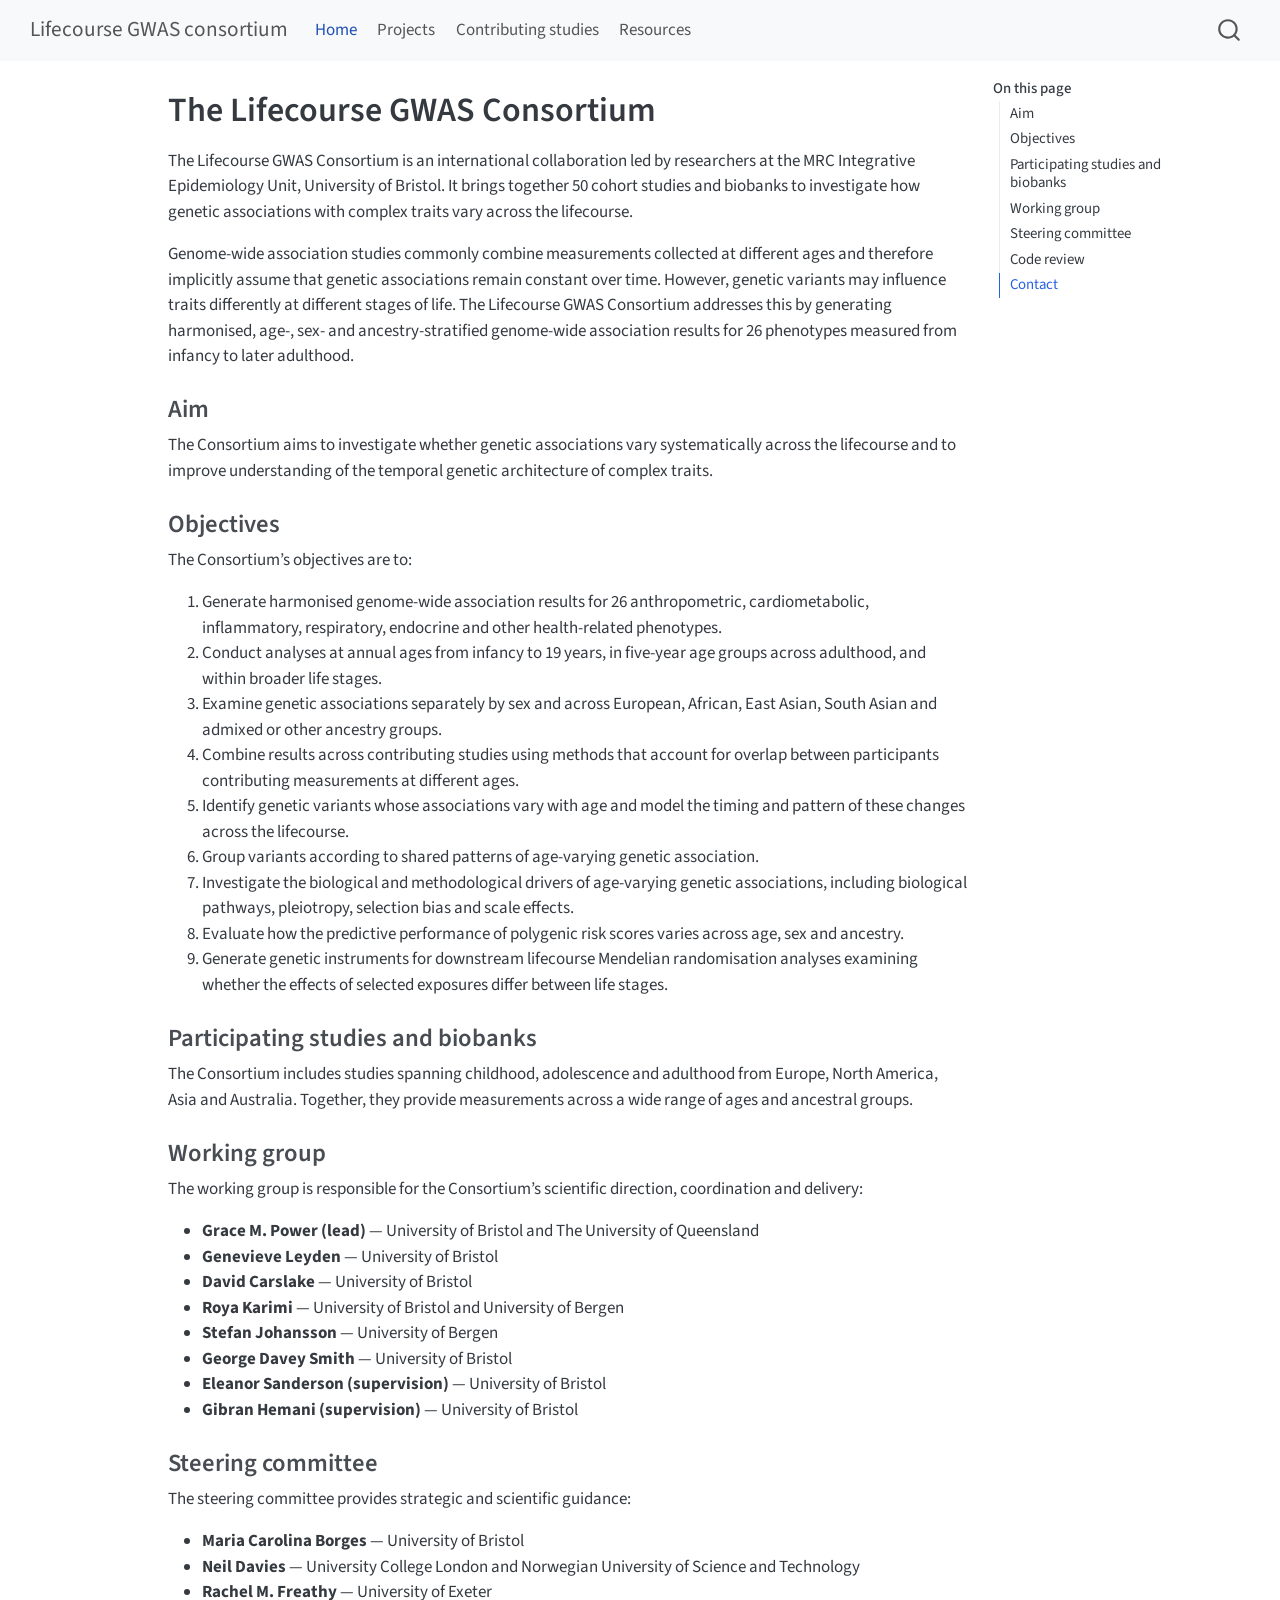
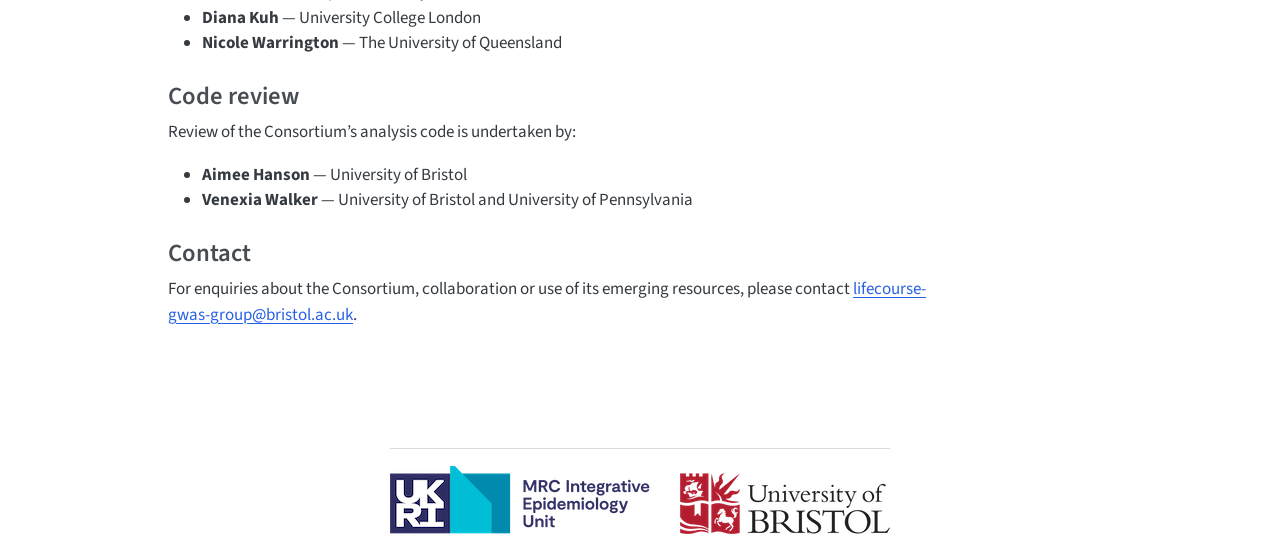
<file: docs/index.html>
<!DOCTYPE html>
<html xmlns="http://www.w3.org/1999/xhtml" lang="en" xml:lang="en"><head>

<meta charset="utf-8">
<meta name="generator" content="quarto-1.5.56">

<meta name="viewport" content="width=device-width, initial-scale=1.0, user-scalable=yes">


<title>The Lifecourse GWAS Consortium – Lifecourse GWAS consortium</title>
<style>
code{white-space: pre-wrap;}
span.smallcaps{font-variant: small-caps;}
div.columns{display: flex; gap: min(4vw, 1.5em);}
div.column{flex: auto; overflow-x: auto;}
div.hanging-indent{margin-left: 1.5em; text-indent: -1.5em;}
ul.task-list{list-style: none;}
ul.task-list li input[type="checkbox"] {
  width: 0.8em;
  margin: 0 0.8em 0.2em -1em; /* quarto-specific, see https://github.com/quarto-dev/quarto-cli/issues/4556 */ 
  vertical-align: middle;
}
</style>


<script src="site_libs/quarto-nav/quarto-nav.js"></script>
<script src="site_libs/quarto-nav/headroom.min.js"></script>
<script src="site_libs/clipboard/clipboard.min.js"></script>
<script src="site_libs/quarto-search/autocomplete.umd.js"></script>
<script src="site_libs/quarto-search/fuse.min.js"></script>
<script src="site_libs/quarto-search/quarto-search.js"></script>
<meta name="quarto:offset" content="./">
<script src="site_libs/quarto-html/quarto.js"></script>
<script src="site_libs/quarto-html/popper.min.js"></script>
<script src="site_libs/quarto-html/tippy.umd.min.js"></script>
<script src="site_libs/quarto-html/anchor.min.js"></script>
<link href="site_libs/quarto-html/tippy.css" rel="stylesheet">
<link href="site_libs/quarto-html/quarto-syntax-highlighting.css" rel="stylesheet" id="quarto-text-highlighting-styles">
<script src="site_libs/bootstrap/bootstrap.min.js"></script>
<link href="site_libs/bootstrap/bootstrap-icons.css" rel="stylesheet">
<link href="site_libs/bootstrap/bootstrap.min.css" rel="stylesheet" id="quarto-bootstrap" data-mode="light">
<script id="quarto-search-options" type="application/json">{
  "location": "navbar",
  "copy-button": false,
  "collapse-after": 3,
  "panel-placement": "end",
  "type": "overlay",
  "limit": 50,
  "keyboard-shortcut": [
    "f",
    "/",
    "s"
  ],
  "show-item-context": false,
  "language": {
    "search-no-results-text": "No results",
    "search-matching-documents-text": "matching documents",
    "search-copy-link-title": "Copy link to search",
    "search-hide-matches-text": "Hide additional matches",
    "search-more-match-text": "more match in this document",
    "search-more-matches-text": "more matches in this document",
    "search-clear-button-title": "Clear",
    "search-text-placeholder": "",
    "search-detached-cancel-button-title": "Cancel",
    "search-submit-button-title": "Submit",
    "search-label": "Search"
  }
}</script>


<link rel="stylesheet" href="styles.css">
</head>

<body class="nav-fixed">

<div id="quarto-search-results"></div>
  <header id="quarto-header" class="headroom fixed-top">
    <nav class="navbar navbar-expand-lg " data-bs-theme="dark">
      <div class="navbar-container container-fluid">
      <div class="navbar-brand-container mx-auto">
    <a class="navbar-brand" href="./index.html">
    <span class="navbar-title">Lifecourse GWAS consortium</span>
    </a>
  </div>
            <div id="quarto-search" class="" title="Search"></div>
          <button class="navbar-toggler" type="button" data-bs-toggle="collapse" data-bs-target="#navbarCollapse" aria-controls="navbarCollapse" role="menu" aria-expanded="false" aria-label="Toggle navigation" onclick="if (window.quartoToggleHeadroom) { window.quartoToggleHeadroom(); }">
  <span class="navbar-toggler-icon"></span>
</button>
          <div class="collapse navbar-collapse" id="navbarCollapse">
            <ul class="navbar-nav navbar-nav-scroll me-auto">
  <li class="nav-item">
    <a class="nav-link active" href="./index.html" aria-current="page"> 
<span class="menu-text">Home</span></a>
  </li>  
  <li class="nav-item">
    <a class="nav-link" href="./projects.html"> 
<span class="menu-text">Projects</span></a>
  </li>  
  <li class="nav-item">
    <a class="nav-link" href="./cohorts.html"> 
<span class="menu-text">Contributing studies</span></a>
  </li>  
  <li class="nav-item">
    <a class="nav-link" href="./resources.html"> 
<span class="menu-text">Resources</span></a>
  </li>  
</ul>
          </div> <!-- /navcollapse -->
            <div class="quarto-navbar-tools">
</div>
      </div> <!-- /container-fluid -->
    </nav>
</header>
<!-- content -->
<div id="quarto-content" class="quarto-container page-columns page-rows-contents page-layout-article page-navbar">
<!-- sidebar -->
<!-- margin-sidebar -->
    <div id="quarto-margin-sidebar" class="sidebar margin-sidebar">
        <nav id="TOC" role="doc-toc" class="toc-active">
    <h2 id="toc-title">On this page</h2>
   
  <ul>
  <li><a href="#aim" id="toc-aim" class="nav-link active" data-scroll-target="#aim">Aim</a></li>
  <li><a href="#objectives" id="toc-objectives" class="nav-link" data-scroll-target="#objectives">Objectives</a></li>
  <li><a href="#participating-studies-and-biobanks" id="toc-participating-studies-and-biobanks" class="nav-link" data-scroll-target="#participating-studies-and-biobanks">Participating studies and biobanks</a></li>
  <li><a href="#working-group" id="toc-working-group" class="nav-link" data-scroll-target="#working-group">Working group</a></li>
  <li><a href="#steering-committee" id="toc-steering-committee" class="nav-link" data-scroll-target="#steering-committee">Steering committee</a></li>
  <li><a href="#code-review" id="toc-code-review" class="nav-link" data-scroll-target="#code-review">Code review</a></li>
  <li><a href="#contact" id="toc-contact" class="nav-link" data-scroll-target="#contact">Contact</a></li>
  </ul>
</nav>
    </div>
<!-- main -->
<main class="content" id="quarto-document-content">

<header id="title-block-header" class="quarto-title-block default">
<div class="quarto-title">
<h1 class="title">The Lifecourse GWAS Consortium</h1>
</div>



<div class="quarto-title-meta">

    
  
    
  </div>
  


</header>


<p>The Lifecourse GWAS Consortium is an international collaboration led by researchers at the MRC Integrative Epidemiology Unit, University of Bristol. It brings together 50 cohort studies and biobanks to investigate how genetic associations with complex traits vary across the lifecourse.</p>
<p>Genome-wide association studies commonly combine measurements collected at different ages and therefore implicitly assume that genetic associations remain constant over time. However, genetic variants may influence traits differently at different stages of life. The Lifecourse GWAS Consortium addresses this by generating harmonised, age-, sex- and ancestry-stratified genome-wide association results for 26 phenotypes measured from infancy to later adulthood.</p>
<section id="aim" class="level3">
<h3 class="anchored" data-anchor-id="aim">Aim</h3>
<p>The Consortium aims to investigate whether genetic associations vary systematically across the lifecourse and to improve understanding of the temporal genetic architecture of complex traits.</p>
</section>
<section id="objectives" class="level3">
<h3 class="anchored" data-anchor-id="objectives">Objectives</h3>
<p>The Consortium’s objectives are to:</p>
<ol type="1">
<li>Generate harmonised genome-wide association results for 26 anthropometric, cardiometabolic, inflammatory, respiratory, endocrine and other health-related phenotypes.</li>
<li>Conduct analyses at annual ages from infancy to 19 years, in five-year age groups across adulthood, and within broader life stages.</li>
<li>Examine genetic associations separately by sex and across European, African, East Asian, South Asian and admixed or other ancestry groups.</li>
<li>Combine results across contributing studies using methods that account for overlap between participants contributing measurements at different ages.</li>
<li>Identify genetic variants whose associations vary with age and model the timing and pattern of these changes across the lifecourse.</li>
<li>Group variants according to shared patterns of age-varying genetic association.</li>
<li>Investigate the biological and methodological drivers of age-varying genetic associations, including biological pathways, pleiotropy, selection bias and scale effects.</li>
<li>Evaluate how the predictive performance of polygenic risk scores varies across age, sex and ancestry.</li>
<li>Generate genetic instruments for downstream lifecourse Mendelian randomisation analyses examining whether the effects of selected exposures differ between life stages.</li>
</ol>
</section>
<section id="participating-studies-and-biobanks" class="level3">
<h3 class="anchored" data-anchor-id="participating-studies-and-biobanks">Participating studies and biobanks</h3>
<p>The Consortium includes studies spanning childhood, adolescence and adulthood from Europe, North America, Asia and Australia. Together, they provide measurements across a wide range of ages and ancestral groups.</p>
</section>
<section id="working-group" class="level3">
<h3 class="anchored" data-anchor-id="working-group">Working group</h3>
<p>The working group is responsible for the Consortium’s scientific direction, coordination and delivery:</p>
<ul>
<li><strong>Grace M. Power (lead)</strong> — University of Bristol and The University of Queensland</li>
<li><strong>Genevieve Leyden</strong> — University of Bristol</li>
<li><strong>David Carslake</strong> — University of Bristol</li>
<li><strong>Roya Karimi</strong> — University of Bristol and University of Bergen</li>
<li><strong>Stefan Johansson</strong> — University of Bergen</li>
<li><strong>George Davey Smith</strong> — University of Bristol</li>
<li><strong>Eleanor Sanderson (supervision)</strong> — University of Bristol</li>
<li><strong>Gibran Hemani (supervision)</strong> — University of Bristol</li>
</ul>
</section>
<section id="steering-committee" class="level3">
<h3 class="anchored" data-anchor-id="steering-committee">Steering committee</h3>
<p>The steering committee provides strategic and scientific guidance:</p>
<ul>
<li><strong>Maria Carolina Borges</strong> — University of Bristol</li>
<li><strong>Neil Davies</strong> — University College London and Norwegian University of Science and Technology</li>
<li><strong>Rachel M. Freathy</strong> — University of Exeter</li>
<li><strong>Diana Kuh</strong> — University College London</li>
<li><strong>Nicole Warrington</strong> — The University of Queensland</li>
</ul>
</section>
<section id="code-review" class="level3">
<h3 class="anchored" data-anchor-id="code-review">Code review</h3>
<p>Review of the Consortium’s analysis code is undertaken by:</p>
<ul>
<li><strong>Aimee Hanson</strong> — University of Bristol</li>
<li><strong>Venexia Walker</strong> — University of Bristol and University of Pennsylvania</li>
</ul>
</section>
<section id="contact" class="level3">
<h3 class="anchored" data-anchor-id="contact">Contact</h3>
<p>For enquiries about the Consortium, collaboration or use of its emerging resources, please contact <a href="mailto:lifecourse-gwas-group@bristol.ac.uk">lifecourse-gwas-group@bristol.ac.uk</a>.</p>


</section>

</main> <!-- /main -->
<script id="quarto-html-after-body" type="application/javascript">
window.document.addEventListener("DOMContentLoaded", function (event) {
  const toggleBodyColorMode = (bsSheetEl) => {
    const mode = bsSheetEl.getAttribute("data-mode");
    const bodyEl = window.document.querySelector("body");
    if (mode === "dark") {
      bodyEl.classList.add("quarto-dark");
      bodyEl.classList.remove("quarto-light");
    } else {
      bodyEl.classList.add("quarto-light");
      bodyEl.classList.remove("quarto-dark");
    }
  }
  const toggleBodyColorPrimary = () => {
    const bsSheetEl = window.document.querySelector("link#quarto-bootstrap");
    if (bsSheetEl) {
      toggleBodyColorMode(bsSheetEl);
    }
  }
  toggleBodyColorPrimary();  
  const icon = "";
  const anchorJS = new window.AnchorJS();
  anchorJS.options = {
    placement: 'right',
    icon: icon
  };
  anchorJS.add('.anchored');
  const isCodeAnnotation = (el) => {
    for (const clz of el.classList) {
      if (clz.startsWith('code-annotation-')) {                     
        return true;
      }
    }
    return false;
  }
  const onCopySuccess = function(e) {
    // button target
    const button = e.trigger;
    // don't keep focus
    button.blur();
    // flash "checked"
    button.classList.add('code-copy-button-checked');
    var currentTitle = button.getAttribute("title");
    button.setAttribute("title", "Copied!");
    let tooltip;
    if (window.bootstrap) {
      button.setAttribute("data-bs-toggle", "tooltip");
      button.setAttribute("data-bs-placement", "left");
      button.setAttribute("data-bs-title", "Copied!");
      tooltip = new bootstrap.Tooltip(button, 
        { trigger: "manual", 
          customClass: "code-copy-button-tooltip",
          offset: [0, -8]});
      tooltip.show();    
    }
    setTimeout(function() {
      if (tooltip) {
        tooltip.hide();
        button.removeAttribute("data-bs-title");
        button.removeAttribute("data-bs-toggle");
        button.removeAttribute("data-bs-placement");
      }
      button.setAttribute("title", currentTitle);
      button.classList.remove('code-copy-button-checked');
    }, 1000);
    // clear code selection
    e.clearSelection();
  }
  const getTextToCopy = function(trigger) {
      const codeEl = trigger.previousElementSibling.cloneNode(true);
      for (const childEl of codeEl.children) {
        if (isCodeAnnotation(childEl)) {
          childEl.remove();
        }
      }
      return codeEl.innerText;
  }
  const clipboard = new window.ClipboardJS('.code-copy-button:not([data-in-quarto-modal])', {
    text: getTextToCopy
  });
  clipboard.on('success', onCopySuccess);
  if (window.document.getElementById('quarto-embedded-source-code-modal')) {
    // For code content inside modals, clipBoardJS needs to be initialized with a container option
    // TODO: Check when it could be a function (https://github.com/zenorocha/clipboard.js/issues/860)
    const clipboardModal = new window.ClipboardJS('.code-copy-button[data-in-quarto-modal]', {
      text: getTextToCopy,
      container: window.document.getElementById('quarto-embedded-source-code-modal')
    });
    clipboardModal.on('success', onCopySuccess);
  }
    var localhostRegex = new RegExp(/^(?:http|https):\/\/localhost\:?[0-9]*\//);
    var mailtoRegex = new RegExp(/^mailto:/);
      var filterRegex = new RegExp('/' + window.location.host + '/');
    var isInternal = (href) => {
        return filterRegex.test(href) || localhostRegex.test(href) || mailtoRegex.test(href);
    }
    // Inspect non-navigation links and adorn them if external
 	var links = window.document.querySelectorAll('a[href]:not(.nav-link):not(.navbar-brand):not(.toc-action):not(.sidebar-link):not(.sidebar-item-toggle):not(.pagination-link):not(.no-external):not([aria-hidden]):not(.dropdown-item):not(.quarto-navigation-tool):not(.about-link)');
    for (var i=0; i<links.length; i++) {
      const link = links[i];
      if (!isInternal(link.href)) {
        // undo the damage that might have been done by quarto-nav.js in the case of
        // links that we want to consider external
        if (link.dataset.originalHref !== undefined) {
          link.href = link.dataset.originalHref;
        }
      }
    }
  function tippyHover(el, contentFn, onTriggerFn, onUntriggerFn) {
    const config = {
      allowHTML: true,
      maxWidth: 500,
      delay: 100,
      arrow: false,
      appendTo: function(el) {
          return el.parentElement;
      },
      interactive: true,
      interactiveBorder: 10,
      theme: 'quarto',
      placement: 'bottom-start',
    };
    if (contentFn) {
      config.content = contentFn;
    }
    if (onTriggerFn) {
      config.onTrigger = onTriggerFn;
    }
    if (onUntriggerFn) {
      config.onUntrigger = onUntriggerFn;
    }
    window.tippy(el, config); 
  }
  const noterefs = window.document.querySelectorAll('a[role="doc-noteref"]');
  for (var i=0; i<noterefs.length; i++) {
    const ref = noterefs[i];
    tippyHover(ref, function() {
      // use id or data attribute instead here
      let href = ref.getAttribute('data-footnote-href') || ref.getAttribute('href');
      try { href = new URL(href).hash; } catch {}
      const id = href.replace(/^#\/?/, "");
      const note = window.document.getElementById(id);
      if (note) {
        return note.innerHTML;
      } else {
        return "";
      }
    });
  }
  const xrefs = window.document.querySelectorAll('a.quarto-xref');
  const processXRef = (id, note) => {
    // Strip column container classes
    const stripColumnClz = (el) => {
      el.classList.remove("page-full", "page-columns");
      if (el.children) {
        for (const child of el.children) {
          stripColumnClz(child);
        }
      }
    }
    stripColumnClz(note)
    if (id === null || id.startsWith('sec-')) {
      // Special case sections, only their first couple elements
      const container = document.createElement("div");
      if (note.children && note.children.length > 2) {
        container.appendChild(note.children[0].cloneNode(true));
        for (let i = 1; i < note.children.length; i++) {
          const child = note.children[i];
          if (child.tagName === "P" && child.innerText === "") {
            continue;
          } else {
            container.appendChild(child.cloneNode(true));
            break;
          }
        }
        if (window.Quarto?.typesetMath) {
          window.Quarto.typesetMath(container);
        }
        return container.innerHTML
      } else {
        if (window.Quarto?.typesetMath) {
          window.Quarto.typesetMath(note);
        }
        return note.innerHTML;
      }
    } else {
      // Remove any anchor links if they are present
      const anchorLink = note.querySelector('a.anchorjs-link');
      if (anchorLink) {
        anchorLink.remove();
      }
      if (window.Quarto?.typesetMath) {
        window.Quarto.typesetMath(note);
      }
      // TODO in 1.5, we should make sure this works without a callout special case
      if (note.classList.contains("callout")) {
        return note.outerHTML;
      } else {
        return note.innerHTML;
      }
    }
  }
  for (var i=0; i<xrefs.length; i++) {
    const xref = xrefs[i];
    tippyHover(xref, undefined, function(instance) {
      instance.disable();
      let url = xref.getAttribute('href');
      let hash = undefined; 
      if (url.startsWith('#')) {
        hash = url;
      } else {
        try { hash = new URL(url).hash; } catch {}
      }
      if (hash) {
        const id = hash.replace(/^#\/?/, "");
        const note = window.document.getElementById(id);
        if (note !== null) {
          try {
            const html = processXRef(id, note.cloneNode(true));
            instance.setContent(html);
          } finally {
            instance.enable();
            instance.show();
          }
        } else {
          // See if we can fetch this
          fetch(url.split('#')[0])
          .then(res => res.text())
          .then(html => {
            const parser = new DOMParser();
            const htmlDoc = parser.parseFromString(html, "text/html");
            const note = htmlDoc.getElementById(id);
            if (note !== null) {
              const html = processXRef(id, note);
              instance.setContent(html);
            } 
          }).finally(() => {
            instance.enable();
            instance.show();
          });
        }
      } else {
        // See if we can fetch a full url (with no hash to target)
        // This is a special case and we should probably do some content thinning / targeting
        fetch(url)
        .then(res => res.text())
        .then(html => {
          const parser = new DOMParser();
          const htmlDoc = parser.parseFromString(html, "text/html");
          const note = htmlDoc.querySelector('main.content');
          if (note !== null) {
            // This should only happen for chapter cross references
            // (since there is no id in the URL)
            // remove the first header
            if (note.children.length > 0 && note.children[0].tagName === "HEADER") {
              note.children[0].remove();
            }
            const html = processXRef(null, note);
            instance.setContent(html);
          } 
        }).finally(() => {
          instance.enable();
          instance.show();
        });
      }
    }, function(instance) {
    });
  }
      let selectedAnnoteEl;
      const selectorForAnnotation = ( cell, annotation) => {
        let cellAttr = 'data-code-cell="' + cell + '"';
        let lineAttr = 'data-code-annotation="' +  annotation + '"';
        const selector = 'span[' + cellAttr + '][' + lineAttr + ']';
        return selector;
      }
      const selectCodeLines = (annoteEl) => {
        const doc = window.document;
        const targetCell = annoteEl.getAttribute("data-target-cell");
        const targetAnnotation = annoteEl.getAttribute("data-target-annotation");
        const annoteSpan = window.document.querySelector(selectorForAnnotation(targetCell, targetAnnotation));
        const lines = annoteSpan.getAttribute("data-code-lines").split(",");
        const lineIds = lines.map((line) => {
          return targetCell + "-" + line;
        })
        let top = null;
        let height = null;
        let parent = null;
        if (lineIds.length > 0) {
            //compute the position of the single el (top and bottom and make a div)
            const el = window.document.getElementById(lineIds[0]);
            top = el.offsetTop;
            height = el.offsetHeight;
            parent = el.parentElement.parentElement;
          if (lineIds.length > 1) {
            const lastEl = window.document.getElementById(lineIds[lineIds.length - 1]);
            const bottom = lastEl.offsetTop + lastEl.offsetHeight;
            height = bottom - top;
          }
          if (top !== null && height !== null && parent !== null) {
            // cook up a div (if necessary) and position it 
            let div = window.document.getElementById("code-annotation-line-highlight");
            if (div === null) {
              div = window.document.createElement("div");
              div.setAttribute("id", "code-annotation-line-highlight");
              div.style.position = 'absolute';
              parent.appendChild(div);
            }
            div.style.top = top - 2 + "px";
            div.style.height = height + 4 + "px";
            div.style.left = 0;
            let gutterDiv = window.document.getElementById("code-annotation-line-highlight-gutter");
            if (gutterDiv === null) {
              gutterDiv = window.document.createElement("div");
              gutterDiv.setAttribute("id", "code-annotation-line-highlight-gutter");
              gutterDiv.style.position = 'absolute';
              const codeCell = window.document.getElementById(targetCell);
              const gutter = codeCell.querySelector('.code-annotation-gutter');
              gutter.appendChild(gutterDiv);
            }
            gutterDiv.style.top = top - 2 + "px";
            gutterDiv.style.height = height + 4 + "px";
          }
          selectedAnnoteEl = annoteEl;
        }
      };
      const unselectCodeLines = () => {
        const elementsIds = ["code-annotation-line-highlight", "code-annotation-line-highlight-gutter"];
        elementsIds.forEach((elId) => {
          const div = window.document.getElementById(elId);
          if (div) {
            div.remove();
          }
        });
        selectedAnnoteEl = undefined;
      };
        // Handle positioning of the toggle
    window.addEventListener(
      "resize",
      throttle(() => {
        elRect = undefined;
        if (selectedAnnoteEl) {
          selectCodeLines(selectedAnnoteEl);
        }
      }, 10)
    );
    function throttle(fn, ms) {
    let throttle = false;
    let timer;
      return (...args) => {
        if(!throttle) { // first call gets through
            fn.apply(this, args);
            throttle = true;
        } else { // all the others get throttled
            if(timer) clearTimeout(timer); // cancel #2
            timer = setTimeout(() => {
              fn.apply(this, args);
              timer = throttle = false;
            }, ms);
        }
      };
    }
      // Attach click handler to the DT
      const annoteDls = window.document.querySelectorAll('dt[data-target-cell]');
      for (const annoteDlNode of annoteDls) {
        annoteDlNode.addEventListener('click', (event) => {
          const clickedEl = event.target;
          if (clickedEl !== selectedAnnoteEl) {
            unselectCodeLines();
            const activeEl = window.document.querySelector('dt[data-target-cell].code-annotation-active');
            if (activeEl) {
              activeEl.classList.remove('code-annotation-active');
            }
            selectCodeLines(clickedEl);
            clickedEl.classList.add('code-annotation-active');
          } else {
            // Unselect the line
            unselectCodeLines();
            clickedEl.classList.remove('code-annotation-active');
          }
        });
      }
  const findCites = (el) => {
    const parentEl = el.parentElement;
    if (parentEl) {
      const cites = parentEl.dataset.cites;
      if (cites) {
        return {
          el,
          cites: cites.split(' ')
        };
      } else {
        return findCites(el.parentElement)
      }
    } else {
      return undefined;
    }
  };
  var bibliorefs = window.document.querySelectorAll('a[role="doc-biblioref"]');
  for (var i=0; i<bibliorefs.length; i++) {
    const ref = bibliorefs[i];
    const citeInfo = findCites(ref);
    if (citeInfo) {
      tippyHover(citeInfo.el, function() {
        var popup = window.document.createElement('div');
        citeInfo.cites.forEach(function(cite) {
          var citeDiv = window.document.createElement('div');
          citeDiv.classList.add('hanging-indent');
          citeDiv.classList.add('csl-entry');
          var biblioDiv = window.document.getElementById('ref-' + cite);
          if (biblioDiv) {
            citeDiv.innerHTML = biblioDiv.innerHTML;
          }
          popup.appendChild(citeDiv);
        });
        return popup.innerHTML;
      });
    }
  }
});
</script>
</div> <!-- /content -->
<footer class="footer">
  <div class="nav-footer">
    <div class="nav-footer-left">
      &nbsp;
    </div>   
    <div class="nav-footer-center">
<hr>
<p><a href="https://www.bristol.ac.uk/ieu/" target="_blank"><img src="images/mrcieu_bristol.png" width="500"></a></p>
</div>
    <div class="nav-footer-right">
      &nbsp;
    </div>
  </div>
</footer>




</body></html>
</file>
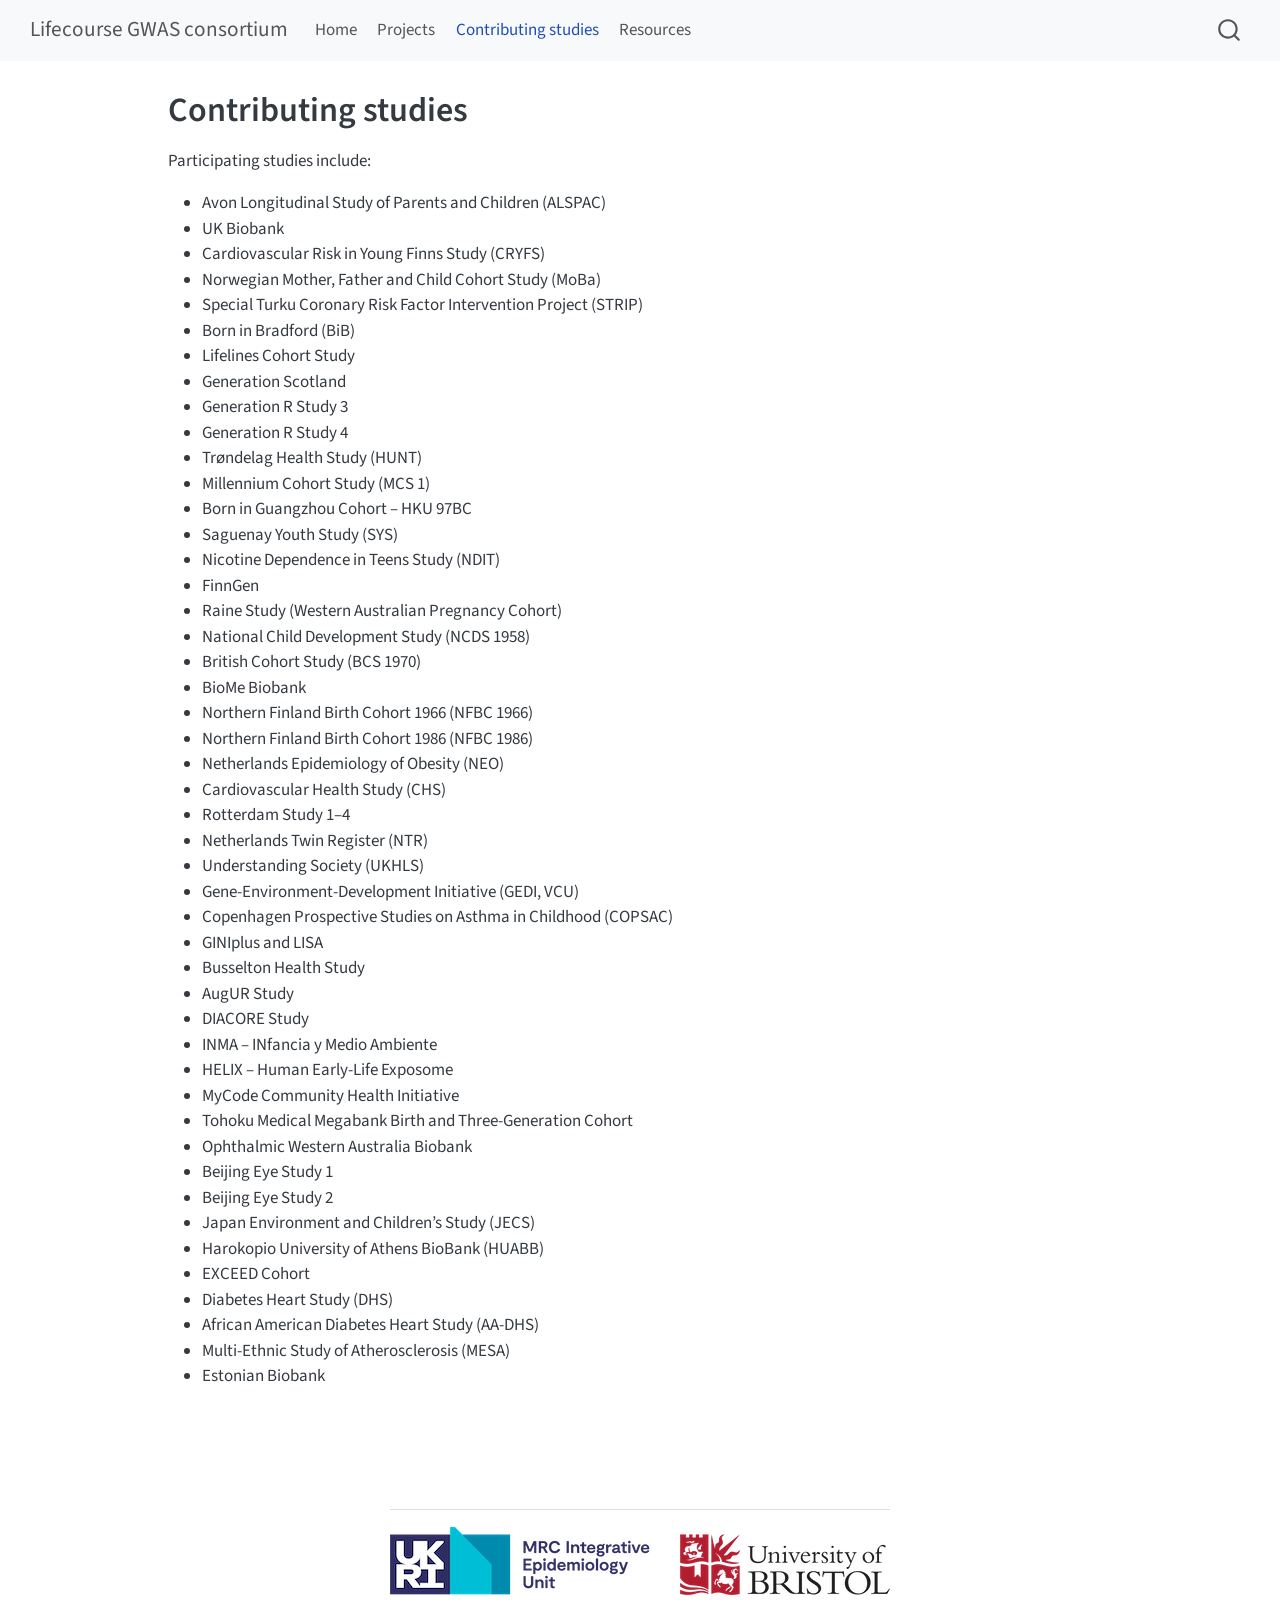
<file: docs/cohorts.html>
<!DOCTYPE html>
<html xmlns="http://www.w3.org/1999/xhtml" lang="en" xml:lang="en"><head>

<meta charset="utf-8">
<meta name="generator" content="quarto-1.5.56">

<meta name="viewport" content="width=device-width, initial-scale=1.0, user-scalable=yes">


<title>Contributing studies – Lifecourse GWAS consortium</title>
<style>
code{white-space: pre-wrap;}
span.smallcaps{font-variant: small-caps;}
div.columns{display: flex; gap: min(4vw, 1.5em);}
div.column{flex: auto; overflow-x: auto;}
div.hanging-indent{margin-left: 1.5em; text-indent: -1.5em;}
ul.task-list{list-style: none;}
ul.task-list li input[type="checkbox"] {
  width: 0.8em;
  margin: 0 0.8em 0.2em -1em; /* quarto-specific, see https://github.com/quarto-dev/quarto-cli/issues/4556 */ 
  vertical-align: middle;
}
</style>


<script src="site_libs/quarto-nav/quarto-nav.js"></script>
<script src="site_libs/quarto-nav/headroom.min.js"></script>
<script src="site_libs/clipboard/clipboard.min.js"></script>
<script src="site_libs/quarto-search/autocomplete.umd.js"></script>
<script src="site_libs/quarto-search/fuse.min.js"></script>
<script src="site_libs/quarto-search/quarto-search.js"></script>
<meta name="quarto:offset" content="./">
<script src="site_libs/quarto-html/quarto.js"></script>
<script src="site_libs/quarto-html/popper.min.js"></script>
<script src="site_libs/quarto-html/tippy.umd.min.js"></script>
<script src="site_libs/quarto-html/anchor.min.js"></script>
<link href="site_libs/quarto-html/tippy.css" rel="stylesheet">
<link href="site_libs/quarto-html/quarto-syntax-highlighting.css" rel="stylesheet" id="quarto-text-highlighting-styles">
<script src="site_libs/bootstrap/bootstrap.min.js"></script>
<link href="site_libs/bootstrap/bootstrap-icons.css" rel="stylesheet">
<link href="site_libs/bootstrap/bootstrap.min.css" rel="stylesheet" id="quarto-bootstrap" data-mode="light">
<script id="quarto-search-options" type="application/json">{
  "location": "navbar",
  "copy-button": false,
  "collapse-after": 3,
  "panel-placement": "end",
  "type": "overlay",
  "limit": 50,
  "keyboard-shortcut": [
    "f",
    "/",
    "s"
  ],
  "show-item-context": false,
  "language": {
    "search-no-results-text": "No results",
    "search-matching-documents-text": "matching documents",
    "search-copy-link-title": "Copy link to search",
    "search-hide-matches-text": "Hide additional matches",
    "search-more-match-text": "more match in this document",
    "search-more-matches-text": "more matches in this document",
    "search-clear-button-title": "Clear",
    "search-text-placeholder": "",
    "search-detached-cancel-button-title": "Cancel",
    "search-submit-button-title": "Submit",
    "search-label": "Search"
  }
}</script>


<link rel="stylesheet" href="styles.css">
</head>

<body class="nav-fixed">

<div id="quarto-search-results"></div>
  <header id="quarto-header" class="headroom fixed-top">
    <nav class="navbar navbar-expand-lg " data-bs-theme="dark">
      <div class="navbar-container container-fluid">
      <div class="navbar-brand-container mx-auto">
    <a class="navbar-brand" href="./index.html">
    <span class="navbar-title">Lifecourse GWAS consortium</span>
    </a>
  </div>
            <div id="quarto-search" class="" title="Search"></div>
          <button class="navbar-toggler" type="button" data-bs-toggle="collapse" data-bs-target="#navbarCollapse" aria-controls="navbarCollapse" role="menu" aria-expanded="false" aria-label="Toggle navigation" onclick="if (window.quartoToggleHeadroom) { window.quartoToggleHeadroom(); }">
  <span class="navbar-toggler-icon"></span>
</button>
          <div class="collapse navbar-collapse" id="navbarCollapse">
            <ul class="navbar-nav navbar-nav-scroll me-auto">
  <li class="nav-item">
    <a class="nav-link" href="./index.html"> 
<span class="menu-text">Home</span></a>
  </li>  
  <li class="nav-item">
    <a class="nav-link" href="./projects.html"> 
<span class="menu-text">Projects</span></a>
  </li>  
  <li class="nav-item">
    <a class="nav-link active" href="./cohorts.html" aria-current="page"> 
<span class="menu-text">Contributing studies</span></a>
  </li>  
  <li class="nav-item">
    <a class="nav-link" href="./resources.html"> 
<span class="menu-text">Resources</span></a>
  </li>  
</ul>
          </div> <!-- /navcollapse -->
            <div class="quarto-navbar-tools">
</div>
      </div> <!-- /container-fluid -->
    </nav>
</header>
<!-- content -->
<div id="quarto-content" class="quarto-container page-columns page-rows-contents page-layout-article page-navbar">
<!-- sidebar -->
<!-- margin-sidebar -->
    <div id="quarto-margin-sidebar" class="sidebar margin-sidebar zindex-bottom">
        
    </div>
<!-- main -->
<main class="content" id="quarto-document-content">

<header id="title-block-header" class="quarto-title-block default">
<div class="quarto-title">
<h1 class="title">Contributing studies</h1>
</div>



<div class="quarto-title-meta">

    
  
    
  </div>
  


</header>


<p>Participating studies include:</p>
<ul>
<li>Avon Longitudinal Study of Parents and Children (ALSPAC)</li>
<li>UK Biobank</li>
<li>Cardiovascular Risk in Young Finns Study (CRYFS)</li>
<li>Norwegian Mother, Father and Child Cohort Study (MoBa)</li>
<li>Special Turku Coronary Risk Factor Intervention Project (STRIP)</li>
<li>Born in Bradford (BiB)</li>
<li>Lifelines Cohort Study</li>
<li>Generation Scotland</li>
<li>Generation R Study 3</li>
<li>Generation R Study 4</li>
<li>Trøndelag Health Study (HUNT)</li>
<li>Millennium Cohort Study (MCS 1)</li>
<li>Born in Guangzhou Cohort – HKU 97BC</li>
<li>Saguenay Youth Study (SYS)</li>
<li>Nicotine Dependence in Teens Study (NDIT)</li>
<li>FinnGen</li>
<li>Raine Study (Western Australian Pregnancy Cohort)</li>
<li>National Child Development Study (NCDS 1958)</li>
<li>British Cohort Study (BCS 1970)</li>
<li>BioMe Biobank</li>
<li>Northern Finland Birth Cohort 1966 (NFBC 1966)</li>
<li>Northern Finland Birth Cohort 1986 (NFBC 1986)</li>
<li>Netherlands Epidemiology of Obesity (NEO)</li>
<li>Cardiovascular Health Study (CHS)</li>
<li>Rotterdam Study 1–4</li>
<li>Netherlands Twin Register (NTR)</li>
<li>Understanding Society (UKHLS)</li>
<li>Gene-Environment-Development Initiative (GEDI, VCU)</li>
<li>Copenhagen Prospective Studies on Asthma in Childhood (COPSAC)</li>
<li>GINIplus and LISA</li>
<li>Busselton Health Study</li>
<li>AugUR Study</li>
<li>DIACORE Study</li>
<li>INMA – INfancia y Medio Ambiente</li>
<li>HELIX – Human Early-Life Exposome</li>
<li>MyCode Community Health Initiative</li>
<li>Tohoku Medical Megabank Birth and Three-Generation Cohort</li>
<li>Ophthalmic Western Australia Biobank</li>
<li>Beijing Eye Study 1</li>
<li>Beijing Eye Study 2</li>
<li>Japan Environment and Children’s Study (JECS)</li>
<li>Harokopio University of Athens BioBank (HUABB)</li>
<li>EXCEED Cohort</li>
<li>Diabetes Heart Study (DHS)</li>
<li>African American Diabetes Heart Study (AA-DHS)</li>
<li>Multi-Ethnic Study of Atherosclerosis (MESA)</li>
<li>Estonian Biobank</li>
</ul>



</main> <!-- /main -->
<script id="quarto-html-after-body" type="application/javascript">
window.document.addEventListener("DOMContentLoaded", function (event) {
  const toggleBodyColorMode = (bsSheetEl) => {
    const mode = bsSheetEl.getAttribute("data-mode");
    const bodyEl = window.document.querySelector("body");
    if (mode === "dark") {
      bodyEl.classList.add("quarto-dark");
      bodyEl.classList.remove("quarto-light");
    } else {
      bodyEl.classList.add("quarto-light");
      bodyEl.classList.remove("quarto-dark");
    }
  }
  const toggleBodyColorPrimary = () => {
    const bsSheetEl = window.document.querySelector("link#quarto-bootstrap");
    if (bsSheetEl) {
      toggleBodyColorMode(bsSheetEl);
    }
  }
  toggleBodyColorPrimary();  
  const icon = "";
  const anchorJS = new window.AnchorJS();
  anchorJS.options = {
    placement: 'right',
    icon: icon
  };
  anchorJS.add('.anchored');
  const isCodeAnnotation = (el) => {
    for (const clz of el.classList) {
      if (clz.startsWith('code-annotation-')) {                     
        return true;
      }
    }
    return false;
  }
  const onCopySuccess = function(e) {
    // button target
    const button = e.trigger;
    // don't keep focus
    button.blur();
    // flash "checked"
    button.classList.add('code-copy-button-checked');
    var currentTitle = button.getAttribute("title");
    button.setAttribute("title", "Copied!");
    let tooltip;
    if (window.bootstrap) {
      button.setAttribute("data-bs-toggle", "tooltip");
      button.setAttribute("data-bs-placement", "left");
      button.setAttribute("data-bs-title", "Copied!");
      tooltip = new bootstrap.Tooltip(button, 
        { trigger: "manual", 
          customClass: "code-copy-button-tooltip",
          offset: [0, -8]});
      tooltip.show();    
    }
    setTimeout(function() {
      if (tooltip) {
        tooltip.hide();
        button.removeAttribute("data-bs-title");
        button.removeAttribute("data-bs-toggle");
        button.removeAttribute("data-bs-placement");
      }
      button.setAttribute("title", currentTitle);
      button.classList.remove('code-copy-button-checked');
    }, 1000);
    // clear code selection
    e.clearSelection();
  }
  const getTextToCopy = function(trigger) {
      const codeEl = trigger.previousElementSibling.cloneNode(true);
      for (const childEl of codeEl.children) {
        if (isCodeAnnotation(childEl)) {
          childEl.remove();
        }
      }
      return codeEl.innerText;
  }
  const clipboard = new window.ClipboardJS('.code-copy-button:not([data-in-quarto-modal])', {
    text: getTextToCopy
  });
  clipboard.on('success', onCopySuccess);
  if (window.document.getElementById('quarto-embedded-source-code-modal')) {
    // For code content inside modals, clipBoardJS needs to be initialized with a container option
    // TODO: Check when it could be a function (https://github.com/zenorocha/clipboard.js/issues/860)
    const clipboardModal = new window.ClipboardJS('.code-copy-button[data-in-quarto-modal]', {
      text: getTextToCopy,
      container: window.document.getElementById('quarto-embedded-source-code-modal')
    });
    clipboardModal.on('success', onCopySuccess);
  }
    var localhostRegex = new RegExp(/^(?:http|https):\/\/localhost\:?[0-9]*\//);
    var mailtoRegex = new RegExp(/^mailto:/);
      var filterRegex = new RegExp('/' + window.location.host + '/');
    var isInternal = (href) => {
        return filterRegex.test(href) || localhostRegex.test(href) || mailtoRegex.test(href);
    }
    // Inspect non-navigation links and adorn them if external
 	var links = window.document.querySelectorAll('a[href]:not(.nav-link):not(.navbar-brand):not(.toc-action):not(.sidebar-link):not(.sidebar-item-toggle):not(.pagination-link):not(.no-external):not([aria-hidden]):not(.dropdown-item):not(.quarto-navigation-tool):not(.about-link)');
    for (var i=0; i<links.length; i++) {
      const link = links[i];
      if (!isInternal(link.href)) {
        // undo the damage that might have been done by quarto-nav.js in the case of
        // links that we want to consider external
        if (link.dataset.originalHref !== undefined) {
          link.href = link.dataset.originalHref;
        }
      }
    }
  function tippyHover(el, contentFn, onTriggerFn, onUntriggerFn) {
    const config = {
      allowHTML: true,
      maxWidth: 500,
      delay: 100,
      arrow: false,
      appendTo: function(el) {
          return el.parentElement;
      },
      interactive: true,
      interactiveBorder: 10,
      theme: 'quarto',
      placement: 'bottom-start',
    };
    if (contentFn) {
      config.content = contentFn;
    }
    if (onTriggerFn) {
      config.onTrigger = onTriggerFn;
    }
    if (onUntriggerFn) {
      config.onUntrigger = onUntriggerFn;
    }
    window.tippy(el, config); 
  }
  const noterefs = window.document.querySelectorAll('a[role="doc-noteref"]');
  for (var i=0; i<noterefs.length; i++) {
    const ref = noterefs[i];
    tippyHover(ref, function() {
      // use id or data attribute instead here
      let href = ref.getAttribute('data-footnote-href') || ref.getAttribute('href');
      try { href = new URL(href).hash; } catch {}
      const id = href.replace(/^#\/?/, "");
      const note = window.document.getElementById(id);
      if (note) {
        return note.innerHTML;
      } else {
        return "";
      }
    });
  }
  const xrefs = window.document.querySelectorAll('a.quarto-xref');
  const processXRef = (id, note) => {
    // Strip column container classes
    const stripColumnClz = (el) => {
      el.classList.remove("page-full", "page-columns");
      if (el.children) {
        for (const child of el.children) {
          stripColumnClz(child);
        }
      }
    }
    stripColumnClz(note)
    if (id === null || id.startsWith('sec-')) {
      // Special case sections, only their first couple elements
      const container = document.createElement("div");
      if (note.children && note.children.length > 2) {
        container.appendChild(note.children[0].cloneNode(true));
        for (let i = 1; i < note.children.length; i++) {
          const child = note.children[i];
          if (child.tagName === "P" && child.innerText === "") {
            continue;
          } else {
            container.appendChild(child.cloneNode(true));
            break;
          }
        }
        if (window.Quarto?.typesetMath) {
          window.Quarto.typesetMath(container);
        }
        return container.innerHTML
      } else {
        if (window.Quarto?.typesetMath) {
          window.Quarto.typesetMath(note);
        }
        return note.innerHTML;
      }
    } else {
      // Remove any anchor links if they are present
      const anchorLink = note.querySelector('a.anchorjs-link');
      if (anchorLink) {
        anchorLink.remove();
      }
      if (window.Quarto?.typesetMath) {
        window.Quarto.typesetMath(note);
      }
      // TODO in 1.5, we should make sure this works without a callout special case
      if (note.classList.contains("callout")) {
        return note.outerHTML;
      } else {
        return note.innerHTML;
      }
    }
  }
  for (var i=0; i<xrefs.length; i++) {
    const xref = xrefs[i];
    tippyHover(xref, undefined, function(instance) {
      instance.disable();
      let url = xref.getAttribute('href');
      let hash = undefined; 
      if (url.startsWith('#')) {
        hash = url;
      } else {
        try { hash = new URL(url).hash; } catch {}
      }
      if (hash) {
        const id = hash.replace(/^#\/?/, "");
        const note = window.document.getElementById(id);
        if (note !== null) {
          try {
            const html = processXRef(id, note.cloneNode(true));
            instance.setContent(html);
          } finally {
            instance.enable();
            instance.show();
          }
        } else {
          // See if we can fetch this
          fetch(url.split('#')[0])
          .then(res => res.text())
          .then(html => {
            const parser = new DOMParser();
            const htmlDoc = parser.parseFromString(html, "text/html");
            const note = htmlDoc.getElementById(id);
            if (note !== null) {
              const html = processXRef(id, note);
              instance.setContent(html);
            } 
          }).finally(() => {
            instance.enable();
            instance.show();
          });
        }
      } else {
        // See if we can fetch a full url (with no hash to target)
        // This is a special case and we should probably do some content thinning / targeting
        fetch(url)
        .then(res => res.text())
        .then(html => {
          const parser = new DOMParser();
          const htmlDoc = parser.parseFromString(html, "text/html");
          const note = htmlDoc.querySelector('main.content');
          if (note !== null) {
            // This should only happen for chapter cross references
            // (since there is no id in the URL)
            // remove the first header
            if (note.children.length > 0 && note.children[0].tagName === "HEADER") {
              note.children[0].remove();
            }
            const html = processXRef(null, note);
            instance.setContent(html);
          } 
        }).finally(() => {
          instance.enable();
          instance.show();
        });
      }
    }, function(instance) {
    });
  }
      let selectedAnnoteEl;
      const selectorForAnnotation = ( cell, annotation) => {
        let cellAttr = 'data-code-cell="' + cell + '"';
        let lineAttr = 'data-code-annotation="' +  annotation + '"';
        const selector = 'span[' + cellAttr + '][' + lineAttr + ']';
        return selector;
      }
      const selectCodeLines = (annoteEl) => {
        const doc = window.document;
        const targetCell = annoteEl.getAttribute("data-target-cell");
        const targetAnnotation = annoteEl.getAttribute("data-target-annotation");
        const annoteSpan = window.document.querySelector(selectorForAnnotation(targetCell, targetAnnotation));
        const lines = annoteSpan.getAttribute("data-code-lines").split(",");
        const lineIds = lines.map((line) => {
          return targetCell + "-" + line;
        })
        let top = null;
        let height = null;
        let parent = null;
        if (lineIds.length > 0) {
            //compute the position of the single el (top and bottom and make a div)
            const el = window.document.getElementById(lineIds[0]);
            top = el.offsetTop;
            height = el.offsetHeight;
            parent = el.parentElement.parentElement;
          if (lineIds.length > 1) {
            const lastEl = window.document.getElementById(lineIds[lineIds.length - 1]);
            const bottom = lastEl.offsetTop + lastEl.offsetHeight;
            height = bottom - top;
          }
          if (top !== null && height !== null && parent !== null) {
            // cook up a div (if necessary) and position it 
            let div = window.document.getElementById("code-annotation-line-highlight");
            if (div === null) {
              div = window.document.createElement("div");
              div.setAttribute("id", "code-annotation-line-highlight");
              div.style.position = 'absolute';
              parent.appendChild(div);
            }
            div.style.top = top - 2 + "px";
            div.style.height = height + 4 + "px";
            div.style.left = 0;
            let gutterDiv = window.document.getElementById("code-annotation-line-highlight-gutter");
            if (gutterDiv === null) {
              gutterDiv = window.document.createElement("div");
              gutterDiv.setAttribute("id", "code-annotation-line-highlight-gutter");
              gutterDiv.style.position = 'absolute';
              const codeCell = window.document.getElementById(targetCell);
              const gutter = codeCell.querySelector('.code-annotation-gutter');
              gutter.appendChild(gutterDiv);
            }
            gutterDiv.style.top = top - 2 + "px";
            gutterDiv.style.height = height + 4 + "px";
          }
          selectedAnnoteEl = annoteEl;
        }
      };
      const unselectCodeLines = () => {
        const elementsIds = ["code-annotation-line-highlight", "code-annotation-line-highlight-gutter"];
        elementsIds.forEach((elId) => {
          const div = window.document.getElementById(elId);
          if (div) {
            div.remove();
          }
        });
        selectedAnnoteEl = undefined;
      };
        // Handle positioning of the toggle
    window.addEventListener(
      "resize",
      throttle(() => {
        elRect = undefined;
        if (selectedAnnoteEl) {
          selectCodeLines(selectedAnnoteEl);
        }
      }, 10)
    );
    function throttle(fn, ms) {
    let throttle = false;
    let timer;
      return (...args) => {
        if(!throttle) { // first call gets through
            fn.apply(this, args);
            throttle = true;
        } else { // all the others get throttled
            if(timer) clearTimeout(timer); // cancel #2
            timer = setTimeout(() => {
              fn.apply(this, args);
              timer = throttle = false;
            }, ms);
        }
      };
    }
      // Attach click handler to the DT
      const annoteDls = window.document.querySelectorAll('dt[data-target-cell]');
      for (const annoteDlNode of annoteDls) {
        annoteDlNode.addEventListener('click', (event) => {
          const clickedEl = event.target;
          if (clickedEl !== selectedAnnoteEl) {
            unselectCodeLines();
            const activeEl = window.document.querySelector('dt[data-target-cell].code-annotation-active');
            if (activeEl) {
              activeEl.classList.remove('code-annotation-active');
            }
            selectCodeLines(clickedEl);
            clickedEl.classList.add('code-annotation-active');
          } else {
            // Unselect the line
            unselectCodeLines();
            clickedEl.classList.remove('code-annotation-active');
          }
        });
      }
  const findCites = (el) => {
    const parentEl = el.parentElement;
    if (parentEl) {
      const cites = parentEl.dataset.cites;
      if (cites) {
        return {
          el,
          cites: cites.split(' ')
        };
      } else {
        return findCites(el.parentElement)
      }
    } else {
      return undefined;
    }
  };
  var bibliorefs = window.document.querySelectorAll('a[role="doc-biblioref"]');
  for (var i=0; i<bibliorefs.length; i++) {
    const ref = bibliorefs[i];
    const citeInfo = findCites(ref);
    if (citeInfo) {
      tippyHover(citeInfo.el, function() {
        var popup = window.document.createElement('div');
        citeInfo.cites.forEach(function(cite) {
          var citeDiv = window.document.createElement('div');
          citeDiv.classList.add('hanging-indent');
          citeDiv.classList.add('csl-entry');
          var biblioDiv = window.document.getElementById('ref-' + cite);
          if (biblioDiv) {
            citeDiv.innerHTML = biblioDiv.innerHTML;
          }
          popup.appendChild(citeDiv);
        });
        return popup.innerHTML;
      });
    }
  }
});
</script>
</div> <!-- /content -->
<footer class="footer">
  <div class="nav-footer">
    <div class="nav-footer-left">
      &nbsp;
    </div>   
    <div class="nav-footer-center">
<hr>
<p><a href="https://www.bristol.ac.uk/ieu/" target="_blank"><img src="images/mrcieu_bristol.png" width="500"></a></p>
</div>
    <div class="nav-footer-right">
      &nbsp;
    </div>
  </div>
</footer>




</body></html>
</file>
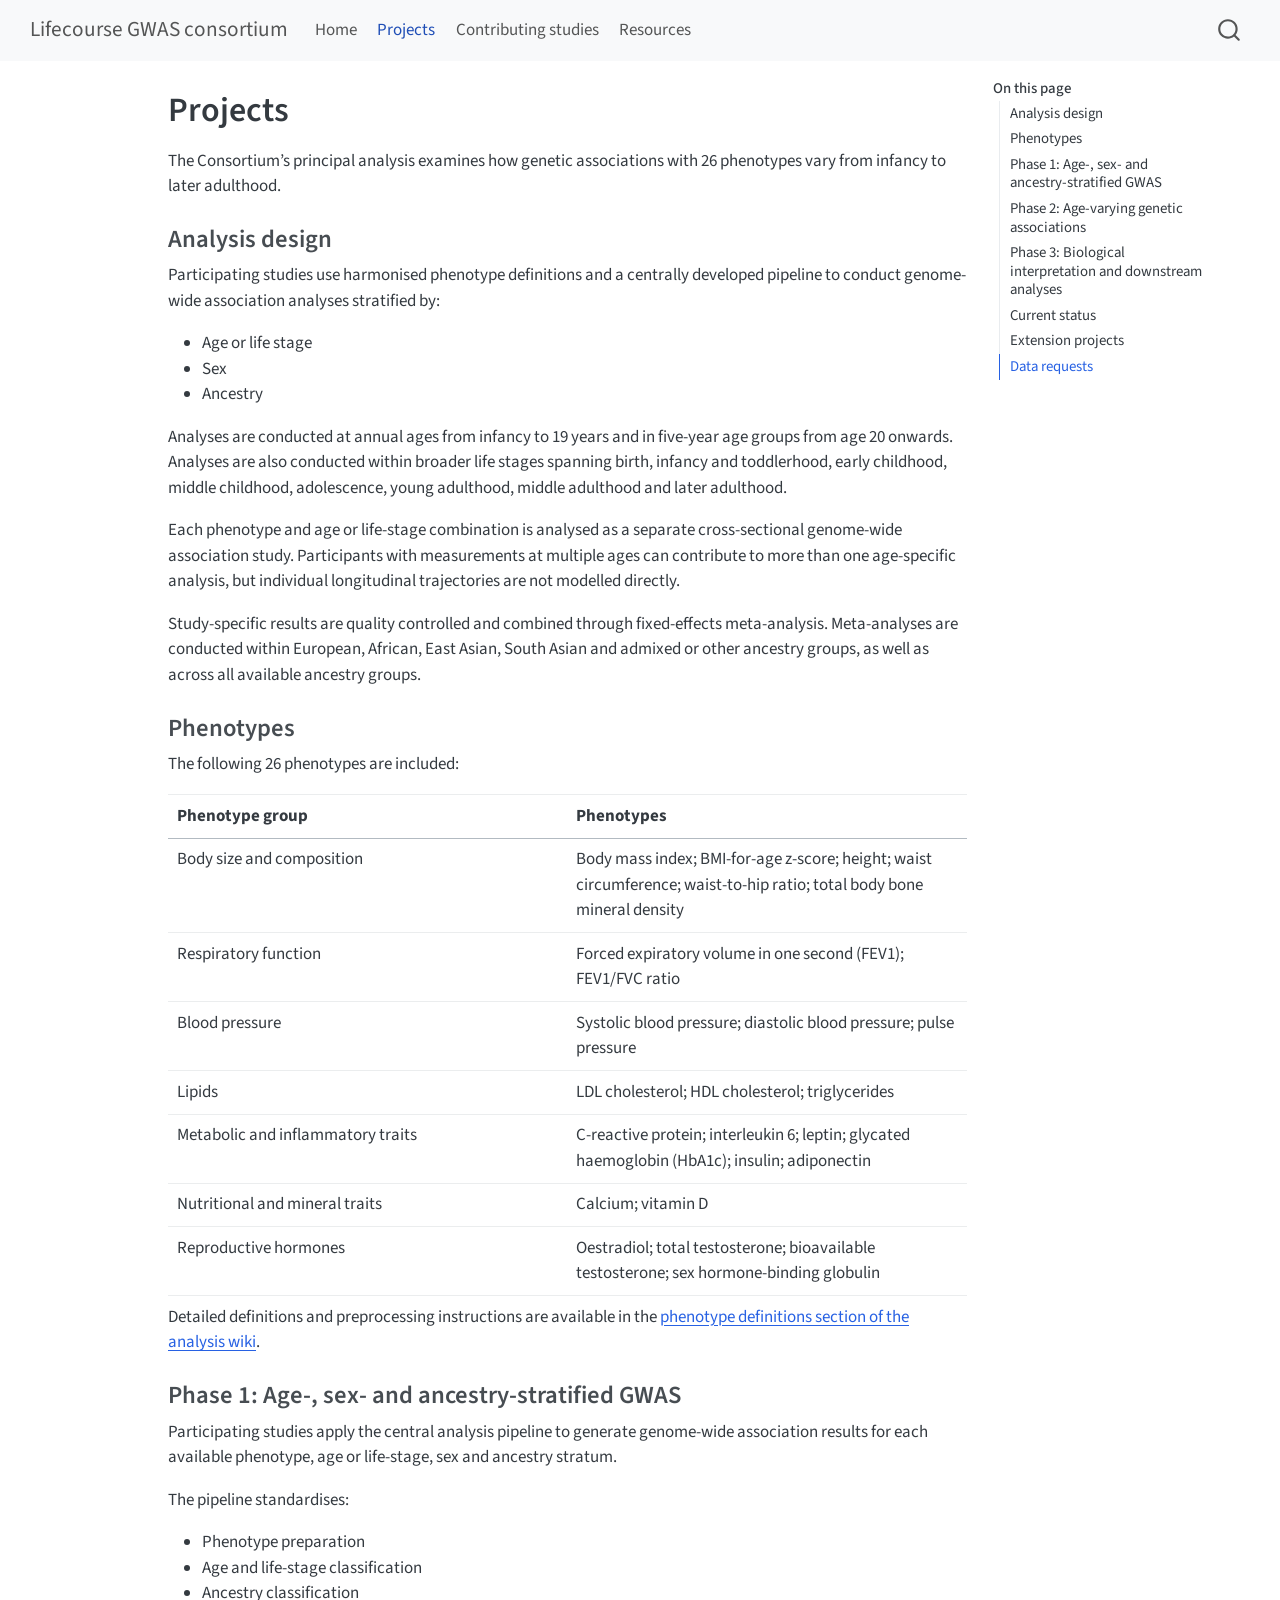
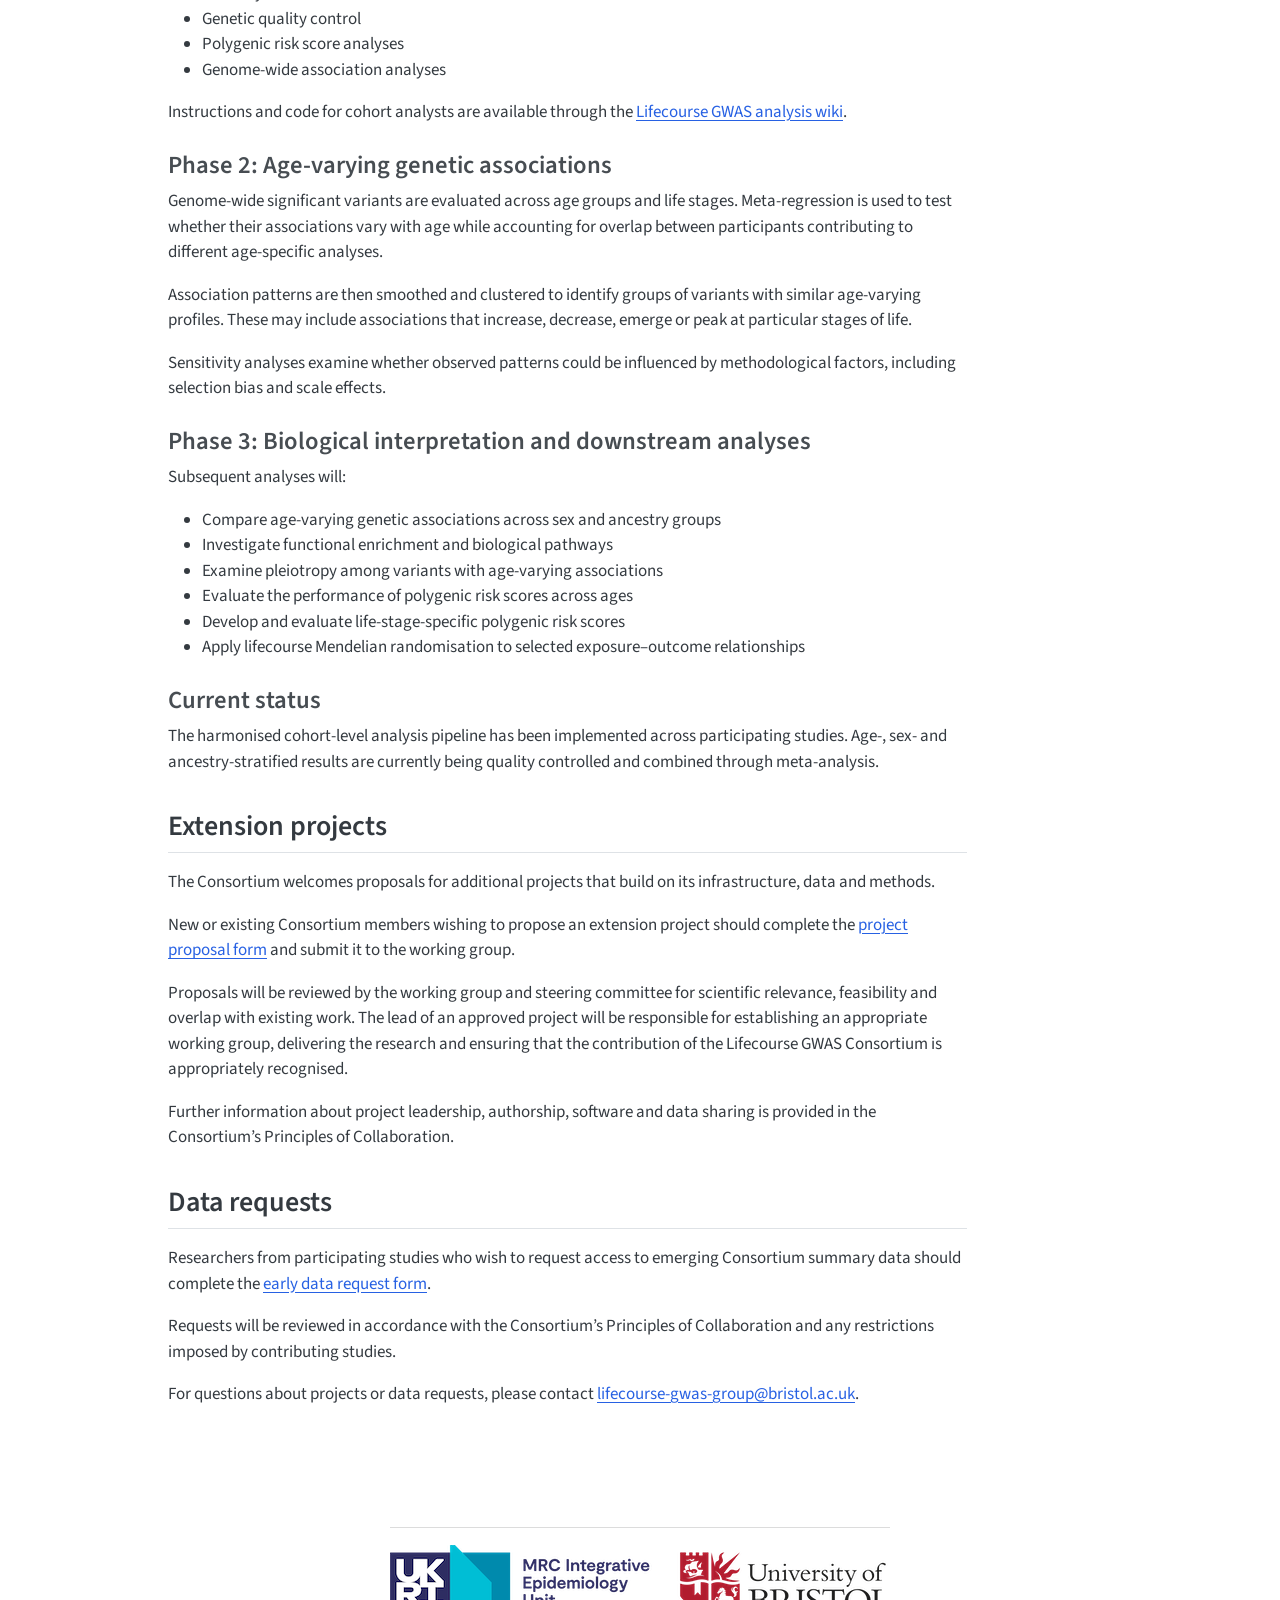
<file: docs/projects.html>
<!DOCTYPE html>
<html xmlns="http://www.w3.org/1999/xhtml" lang="en" xml:lang="en"><head>

<meta charset="utf-8">
<meta name="generator" content="quarto-1.5.56">

<meta name="viewport" content="width=device-width, initial-scale=1.0, user-scalable=yes">


<title>Projects – Lifecourse GWAS consortium</title>
<style>
code{white-space: pre-wrap;}
span.smallcaps{font-variant: small-caps;}
div.columns{display: flex; gap: min(4vw, 1.5em);}
div.column{flex: auto; overflow-x: auto;}
div.hanging-indent{margin-left: 1.5em; text-indent: -1.5em;}
ul.task-list{list-style: none;}
ul.task-list li input[type="checkbox"] {
  width: 0.8em;
  margin: 0 0.8em 0.2em -1em; /* quarto-specific, see https://github.com/quarto-dev/quarto-cli/issues/4556 */ 
  vertical-align: middle;
}
</style>


<script src="site_libs/quarto-nav/quarto-nav.js"></script>
<script src="site_libs/quarto-nav/headroom.min.js"></script>
<script src="site_libs/clipboard/clipboard.min.js"></script>
<script src="site_libs/quarto-search/autocomplete.umd.js"></script>
<script src="site_libs/quarto-search/fuse.min.js"></script>
<script src="site_libs/quarto-search/quarto-search.js"></script>
<meta name="quarto:offset" content="./">
<script src="site_libs/quarto-html/quarto.js"></script>
<script src="site_libs/quarto-html/popper.min.js"></script>
<script src="site_libs/quarto-html/tippy.umd.min.js"></script>
<script src="site_libs/quarto-html/anchor.min.js"></script>
<link href="site_libs/quarto-html/tippy.css" rel="stylesheet">
<link href="site_libs/quarto-html/quarto-syntax-highlighting.css" rel="stylesheet" id="quarto-text-highlighting-styles">
<script src="site_libs/bootstrap/bootstrap.min.js"></script>
<link href="site_libs/bootstrap/bootstrap-icons.css" rel="stylesheet">
<link href="site_libs/bootstrap/bootstrap.min.css" rel="stylesheet" id="quarto-bootstrap" data-mode="light">
<script id="quarto-search-options" type="application/json">{
  "location": "navbar",
  "copy-button": false,
  "collapse-after": 3,
  "panel-placement": "end",
  "type": "overlay",
  "limit": 50,
  "keyboard-shortcut": [
    "f",
    "/",
    "s"
  ],
  "show-item-context": false,
  "language": {
    "search-no-results-text": "No results",
    "search-matching-documents-text": "matching documents",
    "search-copy-link-title": "Copy link to search",
    "search-hide-matches-text": "Hide additional matches",
    "search-more-match-text": "more match in this document",
    "search-more-matches-text": "more matches in this document",
    "search-clear-button-title": "Clear",
    "search-text-placeholder": "",
    "search-detached-cancel-button-title": "Cancel",
    "search-submit-button-title": "Submit",
    "search-label": "Search"
  }
}</script>


<link rel="stylesheet" href="styles.css">
</head>

<body class="nav-fixed">

<div id="quarto-search-results"></div>
  <header id="quarto-header" class="headroom fixed-top">
    <nav class="navbar navbar-expand-lg " data-bs-theme="dark">
      <div class="navbar-container container-fluid">
      <div class="navbar-brand-container mx-auto">
    <a class="navbar-brand" href="./index.html">
    <span class="navbar-title">Lifecourse GWAS consortium</span>
    </a>
  </div>
            <div id="quarto-search" class="" title="Search"></div>
          <button class="navbar-toggler" type="button" data-bs-toggle="collapse" data-bs-target="#navbarCollapse" aria-controls="navbarCollapse" role="menu" aria-expanded="false" aria-label="Toggle navigation" onclick="if (window.quartoToggleHeadroom) { window.quartoToggleHeadroom(); }">
  <span class="navbar-toggler-icon"></span>
</button>
          <div class="collapse navbar-collapse" id="navbarCollapse">
            <ul class="navbar-nav navbar-nav-scroll me-auto">
  <li class="nav-item">
    <a class="nav-link" href="./index.html"> 
<span class="menu-text">Home</span></a>
  </li>  
  <li class="nav-item">
    <a class="nav-link active" href="./projects.html" aria-current="page"> 
<span class="menu-text">Projects</span></a>
  </li>  
  <li class="nav-item">
    <a class="nav-link" href="./cohorts.html"> 
<span class="menu-text">Contributing studies</span></a>
  </li>  
  <li class="nav-item">
    <a class="nav-link" href="./resources.html"> 
<span class="menu-text">Resources</span></a>
  </li>  
</ul>
          </div> <!-- /navcollapse -->
            <div class="quarto-navbar-tools">
</div>
      </div> <!-- /container-fluid -->
    </nav>
</header>
<!-- content -->
<div id="quarto-content" class="quarto-container page-columns page-rows-contents page-layout-article page-navbar">
<!-- sidebar -->
<!-- margin-sidebar -->
    <div id="quarto-margin-sidebar" class="sidebar margin-sidebar">
        <nav id="TOC" role="doc-toc" class="toc-active">
    <h2 id="toc-title">On this page</h2>
   
  <ul>
  <li><a href="#analysis-design" id="toc-analysis-design" class="nav-link active" data-scroll-target="#analysis-design">Analysis design</a></li>
  <li><a href="#phenotypes" id="toc-phenotypes" class="nav-link" data-scroll-target="#phenotypes">Phenotypes</a></li>
  <li><a href="#phase-1-age--sex--and-ancestry-stratified-gwas" id="toc-phase-1-age--sex--and-ancestry-stratified-gwas" class="nav-link" data-scroll-target="#phase-1-age--sex--and-ancestry-stratified-gwas">Phase 1: Age-, sex- and ancestry-stratified GWAS</a></li>
  <li><a href="#phase-2-age-varying-genetic-associations" id="toc-phase-2-age-varying-genetic-associations" class="nav-link" data-scroll-target="#phase-2-age-varying-genetic-associations">Phase 2: Age-varying genetic associations</a></li>
  <li><a href="#phase-3-biological-interpretation-and-downstream-analyses" id="toc-phase-3-biological-interpretation-and-downstream-analyses" class="nav-link" data-scroll-target="#phase-3-biological-interpretation-and-downstream-analyses">Phase 3: Biological interpretation and downstream analyses</a></li>
  <li><a href="#current-status" id="toc-current-status" class="nav-link" data-scroll-target="#current-status">Current status</a></li>
  <li><a href="#extension-projects" id="toc-extension-projects" class="nav-link" data-scroll-target="#extension-projects">Extension projects</a></li>
  <li><a href="#data-requests" id="toc-data-requests" class="nav-link" data-scroll-target="#data-requests">Data requests</a></li>
  </ul>
</nav>
    </div>
<!-- main -->
<main class="content" id="quarto-document-content">

<header id="title-block-header" class="quarto-title-block default">
<div class="quarto-title">
<h1 class="title">Projects</h1>
</div>



<div class="quarto-title-meta">

    
  
    
  </div>
  


</header>


<p>The Consortium’s principal analysis examines how genetic associations with 26 phenotypes vary from infancy to later adulthood.</p>
<section id="analysis-design" class="level3">
<h3 class="anchored" data-anchor-id="analysis-design">Analysis design</h3>
<p>Participating studies use harmonised phenotype definitions and a centrally developed pipeline to conduct genome-wide association analyses stratified by:</p>
<ul>
<li>Age or life stage</li>
<li>Sex</li>
<li>Ancestry</li>
</ul>
<p>Analyses are conducted at annual ages from infancy to 19 years and in five-year age groups from age 20 onwards. Analyses are also conducted within broader life stages spanning birth, infancy and toddlerhood, early childhood, middle childhood, adolescence, young adulthood, middle adulthood and later adulthood.</p>
<p>Each phenotype and age or life-stage combination is analysed as a separate cross-sectional genome-wide association study. Participants with measurements at multiple ages can contribute to more than one age-specific analysis, but individual longitudinal trajectories are not modelled directly.</p>
<p>Study-specific results are quality controlled and combined through fixed-effects meta-analysis. Meta-analyses are conducted within European, African, East Asian, South Asian and admixed or other ancestry groups, as well as across all available ancestry groups.</p>
</section>
<section id="phenotypes" class="level3">
<h3 class="anchored" data-anchor-id="phenotypes">Phenotypes</h3>
<p>The following 26 phenotypes are included:</p>
<table class="caption-top table">
<colgroup>
<col style="width: 50%">
<col style="width: 50%">
</colgroup>
<thead>
<tr class="header">
<th>Phenotype group</th>
<th>Phenotypes</th>
</tr>
</thead>
<tbody>
<tr class="odd">
<td>Body size and composition</td>
<td>Body mass index; BMI-for-age z-score; height; waist circumference; waist-to-hip ratio; total body bone mineral density</td>
</tr>
<tr class="even">
<td>Respiratory function</td>
<td>Forced expiratory volume in one second (FEV1); FEV1/FVC ratio</td>
</tr>
<tr class="odd">
<td>Blood pressure</td>
<td>Systolic blood pressure; diastolic blood pressure; pulse pressure</td>
</tr>
<tr class="even">
<td>Lipids</td>
<td>LDL cholesterol; HDL cholesterol; triglycerides</td>
</tr>
<tr class="odd">
<td>Metabolic and inflammatory traits</td>
<td>C-reactive protein; interleukin 6; leptin; glycated haemoglobin (HbA1c); insulin; adiponectin</td>
</tr>
<tr class="even">
<td>Nutritional and mineral traits</td>
<td>Calcium; vitamin D</td>
</tr>
<tr class="odd">
<td>Reproductive hormones</td>
<td>Oestradiol; total testosterone; bioavailable testosterone; sex hormone-binding globulin</td>
</tr>
</tbody>
</table>
<p>Detailed definitions and preprocessing instructions are available in the <a href="https://github.com/MRCIEU/Lifecourse-GWAS/wiki/Phenotype-definitions">phenotype definitions section of the analysis wiki</a>.</p>
</section>
<section id="phase-1-age--sex--and-ancestry-stratified-gwas" class="level3">
<h3 class="anchored" data-anchor-id="phase-1-age--sex--and-ancestry-stratified-gwas">Phase 1: Age-, sex- and ancestry-stratified GWAS</h3>
<p>Participating studies apply the central analysis pipeline to generate genome-wide association results for each available phenotype, age or life-stage, sex and ancestry stratum.</p>
<p>The pipeline standardises:</p>
<ul>
<li>Phenotype preparation</li>
<li>Age and life-stage classification</li>
<li>Ancestry classification</li>
<li>Genetic quality control</li>
<li>Polygenic risk score analyses</li>
<li>Genome-wide association analyses</li>
</ul>
<p>Instructions and code for cohort analysts are available through the <a href="https://github.com/MRCIEU/Lifecourse-GWAS/wiki">Lifecourse GWAS analysis wiki</a>.</p>
</section>
<section id="phase-2-age-varying-genetic-associations" class="level3">
<h3 class="anchored" data-anchor-id="phase-2-age-varying-genetic-associations">Phase 2: Age-varying genetic associations</h3>
<p>Genome-wide significant variants are evaluated across age groups and life stages. Meta-regression is used to test whether their associations vary with age while accounting for overlap between participants contributing to different age-specific analyses.</p>
<p>Association patterns are then smoothed and clustered to identify groups of variants with similar age-varying profiles. These may include associations that increase, decrease, emerge or peak at particular stages of life.</p>
<p>Sensitivity analyses examine whether observed patterns could be influenced by methodological factors, including selection bias and scale effects.</p>
</section>
<section id="phase-3-biological-interpretation-and-downstream-analyses" class="level3">
<h3 class="anchored" data-anchor-id="phase-3-biological-interpretation-and-downstream-analyses">Phase 3: Biological interpretation and downstream analyses</h3>
<p>Subsequent analyses will:</p>
<ul>
<li>Compare age-varying genetic associations across sex and ancestry groups</li>
<li>Investigate functional enrichment and biological pathways</li>
<li>Examine pleiotropy among variants with age-varying associations</li>
<li>Evaluate the performance of polygenic risk scores across ages</li>
<li>Develop and evaluate life-stage-specific polygenic risk scores</li>
<li>Apply lifecourse Mendelian randomisation to selected exposure–outcome relationships</li>
</ul>
</section>
<section id="current-status" class="level3">
<h3 class="anchored" data-anchor-id="current-status">Current status</h3>
<p>The harmonised cohort-level analysis pipeline has been implemented across participating studies. Age-, sex- and ancestry-stratified results are currently being quality controlled and combined through meta-analysis.</p>
</section>
<section id="extension-projects" class="level2">
<h2 class="anchored" data-anchor-id="extension-projects">Extension projects</h2>
<p>The Consortium welcomes proposals for additional projects that build on its infrastructure, data and methods.</p>
<p>New or existing Consortium members wishing to propose an extension project should complete the <a href="files/Lifecourse GWAS Consortium – Pipeline access request form.docx">project proposal form</a> and submit it to the working group.</p>
<p>Proposals will be reviewed by the working group and steering committee for scientific relevance, feasibility and overlap with existing work. The lead of an approved project will be responsible for establishing an appropriate working group, delivering the research and ensuring that the contribution of the Lifecourse GWAS Consortium is appropriately recognised.</p>
<p>Further information about project leadership, authorship, software and data sharing is provided in the Consortium’s Principles of Collaboration.</p>
</section>
<section id="data-requests" class="level2">
<h2 class="anchored" data-anchor-id="data-requests">Data requests</h2>
<p>Researchers from participating studies who wish to request access to emerging Consortium summary data should complete the <a href="files/Lifecourse GWAS Consortium – Early dataset request form.docx">early data request form</a>.</p>
<p>Requests will be reviewed in accordance with the Consortium’s Principles of Collaboration and any restrictions imposed by contributing studies.</p>
<p>For questions about projects or data requests, please contact <a href="mailto:lifecourse-gwas-group@bristol.ac.uk">lifecourse-gwas-group@bristol.ac.uk</a>.</p>


</section>

</main> <!-- /main -->
<script id="quarto-html-after-body" type="application/javascript">
window.document.addEventListener("DOMContentLoaded", function (event) {
  const toggleBodyColorMode = (bsSheetEl) => {
    const mode = bsSheetEl.getAttribute("data-mode");
    const bodyEl = window.document.querySelector("body");
    if (mode === "dark") {
      bodyEl.classList.add("quarto-dark");
      bodyEl.classList.remove("quarto-light");
    } else {
      bodyEl.classList.add("quarto-light");
      bodyEl.classList.remove("quarto-dark");
    }
  }
  const toggleBodyColorPrimary = () => {
    const bsSheetEl = window.document.querySelector("link#quarto-bootstrap");
    if (bsSheetEl) {
      toggleBodyColorMode(bsSheetEl);
    }
  }
  toggleBodyColorPrimary();  
  const icon = "";
  const anchorJS = new window.AnchorJS();
  anchorJS.options = {
    placement: 'right',
    icon: icon
  };
  anchorJS.add('.anchored');
  const isCodeAnnotation = (el) => {
    for (const clz of el.classList) {
      if (clz.startsWith('code-annotation-')) {                     
        return true;
      }
    }
    return false;
  }
  const onCopySuccess = function(e) {
    // button target
    const button = e.trigger;
    // don't keep focus
    button.blur();
    // flash "checked"
    button.classList.add('code-copy-button-checked');
    var currentTitle = button.getAttribute("title");
    button.setAttribute("title", "Copied!");
    let tooltip;
    if (window.bootstrap) {
      button.setAttribute("data-bs-toggle", "tooltip");
      button.setAttribute("data-bs-placement", "left");
      button.setAttribute("data-bs-title", "Copied!");
      tooltip = new bootstrap.Tooltip(button, 
        { trigger: "manual", 
          customClass: "code-copy-button-tooltip",
          offset: [0, -8]});
      tooltip.show();    
    }
    setTimeout(function() {
      if (tooltip) {
        tooltip.hide();
        button.removeAttribute("data-bs-title");
        button.removeAttribute("data-bs-toggle");
        button.removeAttribute("data-bs-placement");
      }
      button.setAttribute("title", currentTitle);
      button.classList.remove('code-copy-button-checked');
    }, 1000);
    // clear code selection
    e.clearSelection();
  }
  const getTextToCopy = function(trigger) {
      const codeEl = trigger.previousElementSibling.cloneNode(true);
      for (const childEl of codeEl.children) {
        if (isCodeAnnotation(childEl)) {
          childEl.remove();
        }
      }
      return codeEl.innerText;
  }
  const clipboard = new window.ClipboardJS('.code-copy-button:not([data-in-quarto-modal])', {
    text: getTextToCopy
  });
  clipboard.on('success', onCopySuccess);
  if (window.document.getElementById('quarto-embedded-source-code-modal')) {
    // For code content inside modals, clipBoardJS needs to be initialized with a container option
    // TODO: Check when it could be a function (https://github.com/zenorocha/clipboard.js/issues/860)
    const clipboardModal = new window.ClipboardJS('.code-copy-button[data-in-quarto-modal]', {
      text: getTextToCopy,
      container: window.document.getElementById('quarto-embedded-source-code-modal')
    });
    clipboardModal.on('success', onCopySuccess);
  }
    var localhostRegex = new RegExp(/^(?:http|https):\/\/localhost\:?[0-9]*\//);
    var mailtoRegex = new RegExp(/^mailto:/);
      var filterRegex = new RegExp('/' + window.location.host + '/');
    var isInternal = (href) => {
        return filterRegex.test(href) || localhostRegex.test(href) || mailtoRegex.test(href);
    }
    // Inspect non-navigation links and adorn them if external
 	var links = window.document.querySelectorAll('a[href]:not(.nav-link):not(.navbar-brand):not(.toc-action):not(.sidebar-link):not(.sidebar-item-toggle):not(.pagination-link):not(.no-external):not([aria-hidden]):not(.dropdown-item):not(.quarto-navigation-tool):not(.about-link)');
    for (var i=0; i<links.length; i++) {
      const link = links[i];
      if (!isInternal(link.href)) {
        // undo the damage that might have been done by quarto-nav.js in the case of
        // links that we want to consider external
        if (link.dataset.originalHref !== undefined) {
          link.href = link.dataset.originalHref;
        }
      }
    }
  function tippyHover(el, contentFn, onTriggerFn, onUntriggerFn) {
    const config = {
      allowHTML: true,
      maxWidth: 500,
      delay: 100,
      arrow: false,
      appendTo: function(el) {
          return el.parentElement;
      },
      interactive: true,
      interactiveBorder: 10,
      theme: 'quarto',
      placement: 'bottom-start',
    };
    if (contentFn) {
      config.content = contentFn;
    }
    if (onTriggerFn) {
      config.onTrigger = onTriggerFn;
    }
    if (onUntriggerFn) {
      config.onUntrigger = onUntriggerFn;
    }
    window.tippy(el, config); 
  }
  const noterefs = window.document.querySelectorAll('a[role="doc-noteref"]');
  for (var i=0; i<noterefs.length; i++) {
    const ref = noterefs[i];
    tippyHover(ref, function() {
      // use id or data attribute instead here
      let href = ref.getAttribute('data-footnote-href') || ref.getAttribute('href');
      try { href = new URL(href).hash; } catch {}
      const id = href.replace(/^#\/?/, "");
      const note = window.document.getElementById(id);
      if (note) {
        return note.innerHTML;
      } else {
        return "";
      }
    });
  }
  const xrefs = window.document.querySelectorAll('a.quarto-xref');
  const processXRef = (id, note) => {
    // Strip column container classes
    const stripColumnClz = (el) => {
      el.classList.remove("page-full", "page-columns");
      if (el.children) {
        for (const child of el.children) {
          stripColumnClz(child);
        }
      }
    }
    stripColumnClz(note)
    if (id === null || id.startsWith('sec-')) {
      // Special case sections, only their first couple elements
      const container = document.createElement("div");
      if (note.children && note.children.length > 2) {
        container.appendChild(note.children[0].cloneNode(true));
        for (let i = 1; i < note.children.length; i++) {
          const child = note.children[i];
          if (child.tagName === "P" && child.innerText === "") {
            continue;
          } else {
            container.appendChild(child.cloneNode(true));
            break;
          }
        }
        if (window.Quarto?.typesetMath) {
          window.Quarto.typesetMath(container);
        }
        return container.innerHTML
      } else {
        if (window.Quarto?.typesetMath) {
          window.Quarto.typesetMath(note);
        }
        return note.innerHTML;
      }
    } else {
      // Remove any anchor links if they are present
      const anchorLink = note.querySelector('a.anchorjs-link');
      if (anchorLink) {
        anchorLink.remove();
      }
      if (window.Quarto?.typesetMath) {
        window.Quarto.typesetMath(note);
      }
      // TODO in 1.5, we should make sure this works without a callout special case
      if (note.classList.contains("callout")) {
        return note.outerHTML;
      } else {
        return note.innerHTML;
      }
    }
  }
  for (var i=0; i<xrefs.length; i++) {
    const xref = xrefs[i];
    tippyHover(xref, undefined, function(instance) {
      instance.disable();
      let url = xref.getAttribute('href');
      let hash = undefined; 
      if (url.startsWith('#')) {
        hash = url;
      } else {
        try { hash = new URL(url).hash; } catch {}
      }
      if (hash) {
        const id = hash.replace(/^#\/?/, "");
        const note = window.document.getElementById(id);
        if (note !== null) {
          try {
            const html = processXRef(id, note.cloneNode(true));
            instance.setContent(html);
          } finally {
            instance.enable();
            instance.show();
          }
        } else {
          // See if we can fetch this
          fetch(url.split('#')[0])
          .then(res => res.text())
          .then(html => {
            const parser = new DOMParser();
            const htmlDoc = parser.parseFromString(html, "text/html");
            const note = htmlDoc.getElementById(id);
            if (note !== null) {
              const html = processXRef(id, note);
              instance.setContent(html);
            } 
          }).finally(() => {
            instance.enable();
            instance.show();
          });
        }
      } else {
        // See if we can fetch a full url (with no hash to target)
        // This is a special case and we should probably do some content thinning / targeting
        fetch(url)
        .then(res => res.text())
        .then(html => {
          const parser = new DOMParser();
          const htmlDoc = parser.parseFromString(html, "text/html");
          const note = htmlDoc.querySelector('main.content');
          if (note !== null) {
            // This should only happen for chapter cross references
            // (since there is no id in the URL)
            // remove the first header
            if (note.children.length > 0 && note.children[0].tagName === "HEADER") {
              note.children[0].remove();
            }
            const html = processXRef(null, note);
            instance.setContent(html);
          } 
        }).finally(() => {
          instance.enable();
          instance.show();
        });
      }
    }, function(instance) {
    });
  }
      let selectedAnnoteEl;
      const selectorForAnnotation = ( cell, annotation) => {
        let cellAttr = 'data-code-cell="' + cell + '"';
        let lineAttr = 'data-code-annotation="' +  annotation + '"';
        const selector = 'span[' + cellAttr + '][' + lineAttr + ']';
        return selector;
      }
      const selectCodeLines = (annoteEl) => {
        const doc = window.document;
        const targetCell = annoteEl.getAttribute("data-target-cell");
        const targetAnnotation = annoteEl.getAttribute("data-target-annotation");
        const annoteSpan = window.document.querySelector(selectorForAnnotation(targetCell, targetAnnotation));
        const lines = annoteSpan.getAttribute("data-code-lines").split(",");
        const lineIds = lines.map((line) => {
          return targetCell + "-" + line;
        })
        let top = null;
        let height = null;
        let parent = null;
        if (lineIds.length > 0) {
            //compute the position of the single el (top and bottom and make a div)
            const el = window.document.getElementById(lineIds[0]);
            top = el.offsetTop;
            height = el.offsetHeight;
            parent = el.parentElement.parentElement;
          if (lineIds.length > 1) {
            const lastEl = window.document.getElementById(lineIds[lineIds.length - 1]);
            const bottom = lastEl.offsetTop + lastEl.offsetHeight;
            height = bottom - top;
          }
          if (top !== null && height !== null && parent !== null) {
            // cook up a div (if necessary) and position it 
            let div = window.document.getElementById("code-annotation-line-highlight");
            if (div === null) {
              div = window.document.createElement("div");
              div.setAttribute("id", "code-annotation-line-highlight");
              div.style.position = 'absolute';
              parent.appendChild(div);
            }
            div.style.top = top - 2 + "px";
            div.style.height = height + 4 + "px";
            div.style.left = 0;
            let gutterDiv = window.document.getElementById("code-annotation-line-highlight-gutter");
            if (gutterDiv === null) {
              gutterDiv = window.document.createElement("div");
              gutterDiv.setAttribute("id", "code-annotation-line-highlight-gutter");
              gutterDiv.style.position = 'absolute';
              const codeCell = window.document.getElementById(targetCell);
              const gutter = codeCell.querySelector('.code-annotation-gutter');
              gutter.appendChild(gutterDiv);
            }
            gutterDiv.style.top = top - 2 + "px";
            gutterDiv.style.height = height + 4 + "px";
          }
          selectedAnnoteEl = annoteEl;
        }
      };
      const unselectCodeLines = () => {
        const elementsIds = ["code-annotation-line-highlight", "code-annotation-line-highlight-gutter"];
        elementsIds.forEach((elId) => {
          const div = window.document.getElementById(elId);
          if (div) {
            div.remove();
          }
        });
        selectedAnnoteEl = undefined;
      };
        // Handle positioning of the toggle
    window.addEventListener(
      "resize",
      throttle(() => {
        elRect = undefined;
        if (selectedAnnoteEl) {
          selectCodeLines(selectedAnnoteEl);
        }
      }, 10)
    );
    function throttle(fn, ms) {
    let throttle = false;
    let timer;
      return (...args) => {
        if(!throttle) { // first call gets through
            fn.apply(this, args);
            throttle = true;
        } else { // all the others get throttled
            if(timer) clearTimeout(timer); // cancel #2
            timer = setTimeout(() => {
              fn.apply(this, args);
              timer = throttle = false;
            }, ms);
        }
      };
    }
      // Attach click handler to the DT
      const annoteDls = window.document.querySelectorAll('dt[data-target-cell]');
      for (const annoteDlNode of annoteDls) {
        annoteDlNode.addEventListener('click', (event) => {
          const clickedEl = event.target;
          if (clickedEl !== selectedAnnoteEl) {
            unselectCodeLines();
            const activeEl = window.document.querySelector('dt[data-target-cell].code-annotation-active');
            if (activeEl) {
              activeEl.classList.remove('code-annotation-active');
            }
            selectCodeLines(clickedEl);
            clickedEl.classList.add('code-annotation-active');
          } else {
            // Unselect the line
            unselectCodeLines();
            clickedEl.classList.remove('code-annotation-active');
          }
        });
      }
  const findCites = (el) => {
    const parentEl = el.parentElement;
    if (parentEl) {
      const cites = parentEl.dataset.cites;
      if (cites) {
        return {
          el,
          cites: cites.split(' ')
        };
      } else {
        return findCites(el.parentElement)
      }
    } else {
      return undefined;
    }
  };
  var bibliorefs = window.document.querySelectorAll('a[role="doc-biblioref"]');
  for (var i=0; i<bibliorefs.length; i++) {
    const ref = bibliorefs[i];
    const citeInfo = findCites(ref);
    if (citeInfo) {
      tippyHover(citeInfo.el, function() {
        var popup = window.document.createElement('div');
        citeInfo.cites.forEach(function(cite) {
          var citeDiv = window.document.createElement('div');
          citeDiv.classList.add('hanging-indent');
          citeDiv.classList.add('csl-entry');
          var biblioDiv = window.document.getElementById('ref-' + cite);
          if (biblioDiv) {
            citeDiv.innerHTML = biblioDiv.innerHTML;
          }
          popup.appendChild(citeDiv);
        });
        return popup.innerHTML;
      });
    }
  }
});
</script>
</div> <!-- /content -->
<footer class="footer">
  <div class="nav-footer">
    <div class="nav-footer-left">
      &nbsp;
    </div>   
    <div class="nav-footer-center">
<hr>
<p><a href="https://www.bristol.ac.uk/ieu/" target="_blank"><img src="images/mrcieu_bristol.png" width="500"></a></p>
</div>
    <div class="nav-footer-right">
      &nbsp;
    </div>
  </div>
</footer>




</body></html>
</file>
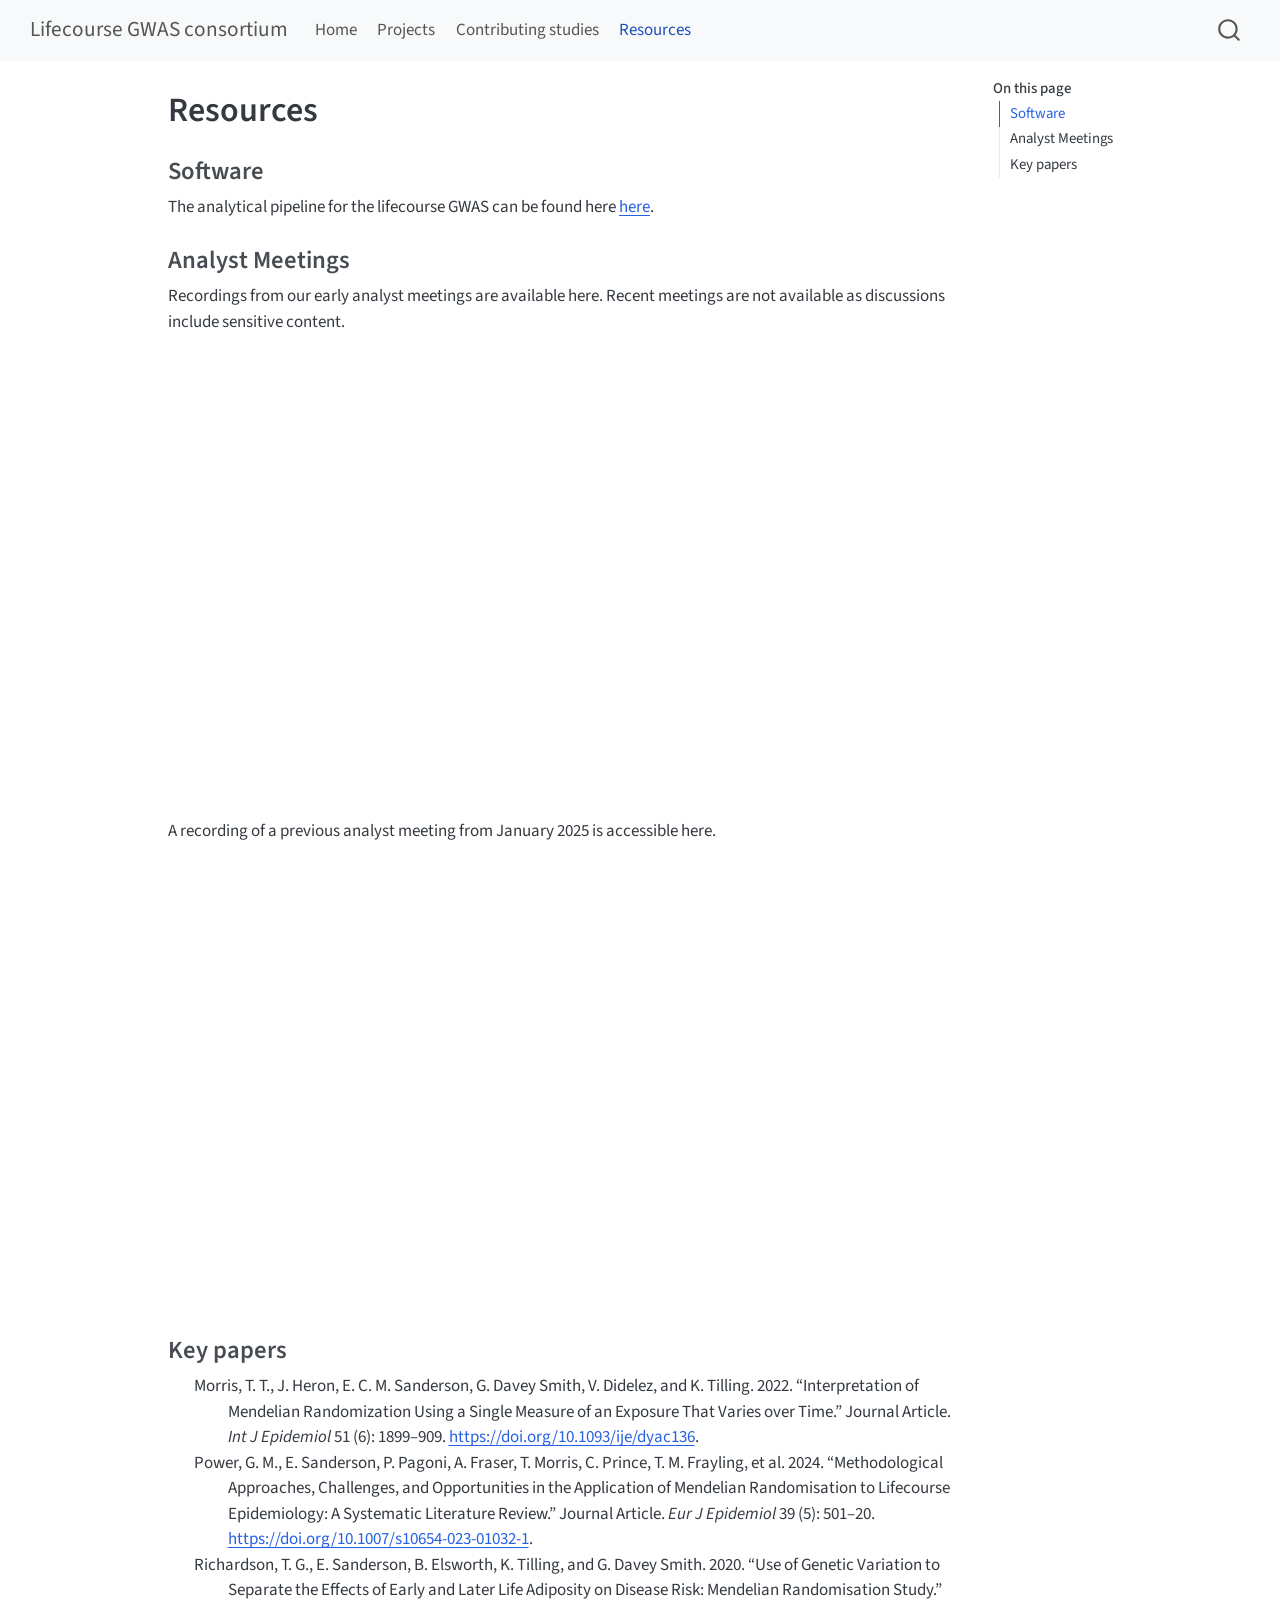
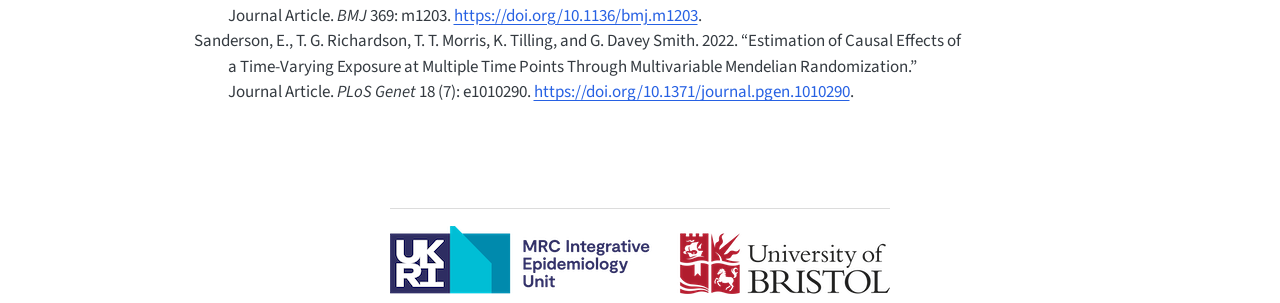
<file: docs/resources.html>
<!DOCTYPE html>
<html xmlns="http://www.w3.org/1999/xhtml" lang="en" xml:lang="en"><head>

<meta charset="utf-8">
<meta name="generator" content="quarto-1.5.56">

<meta name="viewport" content="width=device-width, initial-scale=1.0, user-scalable=yes">


<title>Resources – Lifecourse GWAS consortium</title>
<style>
code{white-space: pre-wrap;}
span.smallcaps{font-variant: small-caps;}
div.columns{display: flex; gap: min(4vw, 1.5em);}
div.column{flex: auto; overflow-x: auto;}
div.hanging-indent{margin-left: 1.5em; text-indent: -1.5em;}
ul.task-list{list-style: none;}
ul.task-list li input[type="checkbox"] {
  width: 0.8em;
  margin: 0 0.8em 0.2em -1em; /* quarto-specific, see https://github.com/quarto-dev/quarto-cli/issues/4556 */ 
  vertical-align: middle;
}
/* CSS for citations */
div.csl-bib-body { }
div.csl-entry {
  clear: both;
  margin-bottom: 0em;
}
.hanging-indent div.csl-entry {
  margin-left:2em;
  text-indent:-2em;
}
div.csl-left-margin {
  min-width:2em;
  float:left;
}
div.csl-right-inline {
  margin-left:2em;
  padding-left:1em;
}
div.csl-indent {
  margin-left: 2em;
}</style>


<script src="site_libs/quarto-nav/quarto-nav.js"></script>
<script src="site_libs/quarto-nav/headroom.min.js"></script>
<script src="site_libs/clipboard/clipboard.min.js"></script>
<script src="site_libs/quarto-search/autocomplete.umd.js"></script>
<script src="site_libs/quarto-search/fuse.min.js"></script>
<script src="site_libs/quarto-search/quarto-search.js"></script>
<meta name="quarto:offset" content="./">
<script src="site_libs/quarto-html/quarto.js"></script>
<script src="site_libs/quarto-html/popper.min.js"></script>
<script src="site_libs/quarto-html/tippy.umd.min.js"></script>
<script src="site_libs/quarto-html/anchor.min.js"></script>
<link href="site_libs/quarto-html/tippy.css" rel="stylesheet">
<link href="site_libs/quarto-html/quarto-syntax-highlighting.css" rel="stylesheet" id="quarto-text-highlighting-styles">
<script src="site_libs/bootstrap/bootstrap.min.js"></script>
<link href="site_libs/bootstrap/bootstrap-icons.css" rel="stylesheet">
<link href="site_libs/bootstrap/bootstrap.min.css" rel="stylesheet" id="quarto-bootstrap" data-mode="light">
<script id="quarto-search-options" type="application/json">{
  "location": "navbar",
  "copy-button": false,
  "collapse-after": 3,
  "panel-placement": "end",
  "type": "overlay",
  "limit": 50,
  "keyboard-shortcut": [
    "f",
    "/",
    "s"
  ],
  "show-item-context": false,
  "language": {
    "search-no-results-text": "No results",
    "search-matching-documents-text": "matching documents",
    "search-copy-link-title": "Copy link to search",
    "search-hide-matches-text": "Hide additional matches",
    "search-more-match-text": "more match in this document",
    "search-more-matches-text": "more matches in this document",
    "search-clear-button-title": "Clear",
    "search-text-placeholder": "",
    "search-detached-cancel-button-title": "Cancel",
    "search-submit-button-title": "Submit",
    "search-label": "Search"
  }
}</script>


<link rel="stylesheet" href="styles.css">
</head>

<body class="nav-fixed">

<div id="quarto-search-results"></div>
  <header id="quarto-header" class="headroom fixed-top">
    <nav class="navbar navbar-expand-lg " data-bs-theme="dark">
      <div class="navbar-container container-fluid">
      <div class="navbar-brand-container mx-auto">
    <a class="navbar-brand" href="./index.html">
    <span class="navbar-title">Lifecourse GWAS consortium</span>
    </a>
  </div>
            <div id="quarto-search" class="" title="Search"></div>
          <button class="navbar-toggler" type="button" data-bs-toggle="collapse" data-bs-target="#navbarCollapse" aria-controls="navbarCollapse" role="menu" aria-expanded="false" aria-label="Toggle navigation" onclick="if (window.quartoToggleHeadroom) { window.quartoToggleHeadroom(); }">
  <span class="navbar-toggler-icon"></span>
</button>
          <div class="collapse navbar-collapse" id="navbarCollapse">
            <ul class="navbar-nav navbar-nav-scroll me-auto">
  <li class="nav-item">
    <a class="nav-link" href="./index.html"> 
<span class="menu-text">Home</span></a>
  </li>  
  <li class="nav-item">
    <a class="nav-link" href="./projects.html"> 
<span class="menu-text">Projects</span></a>
  </li>  
  <li class="nav-item">
    <a class="nav-link" href="./cohorts.html"> 
<span class="menu-text">Contributing studies</span></a>
  </li>  
  <li class="nav-item">
    <a class="nav-link active" href="./resources.html" aria-current="page"> 
<span class="menu-text">Resources</span></a>
  </li>  
</ul>
          </div> <!-- /navcollapse -->
            <div class="quarto-navbar-tools">
</div>
      </div> <!-- /container-fluid -->
    </nav>
</header>
<!-- content -->
<div id="quarto-content" class="quarto-container page-columns page-rows-contents page-layout-article page-navbar">
<!-- sidebar -->
<!-- margin-sidebar -->
    <div id="quarto-margin-sidebar" class="sidebar margin-sidebar">
        <nav id="TOC" role="doc-toc" class="toc-active">
    <h2 id="toc-title">On this page</h2>
   
  <ul>
  <li><a href="#software" id="toc-software" class="nav-link active" data-scroll-target="#software">Software</a></li>
  <li><a href="#analyst-meetings" id="toc-analyst-meetings" class="nav-link" data-scroll-target="#analyst-meetings">Analyst Meetings</a></li>
  <li><a href="#key-papers" id="toc-key-papers" class="nav-link" data-scroll-target="#key-papers">Key papers</a></li>
  </ul>
</nav>
    </div>
<!-- main -->
<main class="content" id="quarto-document-content">

<header id="title-block-header" class="quarto-title-block default">
<div class="quarto-title">
<h1 class="title">Resources</h1>
</div>



<div class="quarto-title-meta">

    
  
    
  </div>
  


</header>


<section id="software" class="level3">
<h3 class="anchored" data-anchor-id="software">Software</h3>
<p>The analytical pipeline for the lifecourse GWAS can be found here <a href="https://github.com/mrcieu/lifecourse-gwas">here</a>.</p>
</section>
<section id="analyst-meetings" class="level3">
<h3 class="anchored" data-anchor-id="analyst-meetings">Analyst Meetings</h3>
<p>Recordings from our early analyst meetings are available here. Recent meetings are not available as discussions include sensitive content.</p>
<div class="quarto-video ratio ratio-16x9"><iframe data-external="1" src="https://www.youtube.com/embed/EuKiXl0SDAs" title="" frameborder="0" allow="accelerometer; autoplay; clipboard-write; encrypted-media; gyroscope; picture-in-picture" allowfullscreen=""></iframe></div>
<p>A recording of a previous analyst meeting from January 2025 is accessible here.</p>
<div class="quarto-video ratio ratio-16x9"><iframe data-external="1" src="https://www.youtube.com/embed/k7O4esnAxY0" title="" frameborder="0" allow="accelerometer; autoplay; clipboard-write; encrypted-media; gyroscope; picture-in-picture" allowfullscreen=""></iframe></div>
</section>
<section id="key-papers" class="level3">
<h3 class="anchored" data-anchor-id="key-papers">Key papers</h3>
<div id="refs" class="references csl-bib-body hanging-indent" data-entry-spacing="0" role="list">
<div id="ref-RN751" class="csl-entry" role="listitem">
Morris, T. T., J. Heron, E. C. M. Sanderson, G. Davey Smith, V. Didelez, and K. Tilling. 2022. <span>“Interpretation of Mendelian Randomization Using a Single Measure of an Exposure That Varies over Time.”</span> Journal Article. <em>Int J Epidemiol</em> 51 (6): 1899–909. <a href="https://doi.org/10.1093/ije/dyac136">https://doi.org/10.1093/ije/dyac136</a>.
</div>
<div id="ref-RN752" class="csl-entry" role="listitem">
Power, G. M., E. Sanderson, P. Pagoni, A. Fraser, T. Morris, C. Prince, T. M. Frayling, et al. 2024. <span>“Methodological Approaches, Challenges, and Opportunities in the Application of Mendelian Randomisation to Lifecourse Epidemiology: A Systematic Literature Review.”</span> Journal Article. <em>Eur J Epidemiol</em> 39 (5): 501–20. <a href="https://doi.org/10.1007/s10654-023-01032-1">https://doi.org/10.1007/s10654-023-01032-1</a>.
</div>
<div id="ref-RN750" class="csl-entry" role="listitem">
Richardson, T. G., E. Sanderson, B. Elsworth, K. Tilling, and G. Davey Smith. 2020. <span>“Use of Genetic Variation to Separate the Effects of Early and Later Life Adiposity on Disease Risk: Mendelian Randomisation Study.”</span> Journal Article. <em>BMJ</em> 369: m1203. <a href="https://doi.org/10.1136/bmj.m1203">https://doi.org/10.1136/bmj.m1203</a>.
</div>
<div id="ref-RN753" class="csl-entry" role="listitem">
Sanderson, E., T. G. Richardson, T. T. Morris, K. Tilling, and G. Davey Smith. 2022. <span>“Estimation of Causal Effects of a Time-Varying Exposure at Multiple Time Points Through Multivariable Mendelian Randomization.”</span> Journal Article. <em>PLoS Genet</em> 18 (7): e1010290. <a href="https://doi.org/10.1371/journal.pgen.1010290">https://doi.org/10.1371/journal.pgen.1010290</a>.
</div>
</div>


</section>

</main> <!-- /main -->
<script id="quarto-html-after-body" type="application/javascript">
window.document.addEventListener("DOMContentLoaded", function (event) {
  const toggleBodyColorMode = (bsSheetEl) => {
    const mode = bsSheetEl.getAttribute("data-mode");
    const bodyEl = window.document.querySelector("body");
    if (mode === "dark") {
      bodyEl.classList.add("quarto-dark");
      bodyEl.classList.remove("quarto-light");
    } else {
      bodyEl.classList.add("quarto-light");
      bodyEl.classList.remove("quarto-dark");
    }
  }
  const toggleBodyColorPrimary = () => {
    const bsSheetEl = window.document.querySelector("link#quarto-bootstrap");
    if (bsSheetEl) {
      toggleBodyColorMode(bsSheetEl);
    }
  }
  toggleBodyColorPrimary();  
  const icon = "";
  const anchorJS = new window.AnchorJS();
  anchorJS.options = {
    placement: 'right',
    icon: icon
  };
  anchorJS.add('.anchored');
  const isCodeAnnotation = (el) => {
    for (const clz of el.classList) {
      if (clz.startsWith('code-annotation-')) {                     
        return true;
      }
    }
    return false;
  }
  const onCopySuccess = function(e) {
    // button target
    const button = e.trigger;
    // don't keep focus
    button.blur();
    // flash "checked"
    button.classList.add('code-copy-button-checked');
    var currentTitle = button.getAttribute("title");
    button.setAttribute("title", "Copied!");
    let tooltip;
    if (window.bootstrap) {
      button.setAttribute("data-bs-toggle", "tooltip");
      button.setAttribute("data-bs-placement", "left");
      button.setAttribute("data-bs-title", "Copied!");
      tooltip = new bootstrap.Tooltip(button, 
        { trigger: "manual", 
          customClass: "code-copy-button-tooltip",
          offset: [0, -8]});
      tooltip.show();    
    }
    setTimeout(function() {
      if (tooltip) {
        tooltip.hide();
        button.removeAttribute("data-bs-title");
        button.removeAttribute("data-bs-toggle");
        button.removeAttribute("data-bs-placement");
      }
      button.setAttribute("title", currentTitle);
      button.classList.remove('code-copy-button-checked');
    }, 1000);
    // clear code selection
    e.clearSelection();
  }
  const getTextToCopy = function(trigger) {
      const codeEl = trigger.previousElementSibling.cloneNode(true);
      for (const childEl of codeEl.children) {
        if (isCodeAnnotation(childEl)) {
          childEl.remove();
        }
      }
      return codeEl.innerText;
  }
  const clipboard = new window.ClipboardJS('.code-copy-button:not([data-in-quarto-modal])', {
    text: getTextToCopy
  });
  clipboard.on('success', onCopySuccess);
  if (window.document.getElementById('quarto-embedded-source-code-modal')) {
    // For code content inside modals, clipBoardJS needs to be initialized with a container option
    // TODO: Check when it could be a function (https://github.com/zenorocha/clipboard.js/issues/860)
    const clipboardModal = new window.ClipboardJS('.code-copy-button[data-in-quarto-modal]', {
      text: getTextToCopy,
      container: window.document.getElementById('quarto-embedded-source-code-modal')
    });
    clipboardModal.on('success', onCopySuccess);
  }
    var localhostRegex = new RegExp(/^(?:http|https):\/\/localhost\:?[0-9]*\//);
    var mailtoRegex = new RegExp(/^mailto:/);
      var filterRegex = new RegExp('/' + window.location.host + '/');
    var isInternal = (href) => {
        return filterRegex.test(href) || localhostRegex.test(href) || mailtoRegex.test(href);
    }
    // Inspect non-navigation links and adorn them if external
 	var links = window.document.querySelectorAll('a[href]:not(.nav-link):not(.navbar-brand):not(.toc-action):not(.sidebar-link):not(.sidebar-item-toggle):not(.pagination-link):not(.no-external):not([aria-hidden]):not(.dropdown-item):not(.quarto-navigation-tool):not(.about-link)');
    for (var i=0; i<links.length; i++) {
      const link = links[i];
      if (!isInternal(link.href)) {
        // undo the damage that might have been done by quarto-nav.js in the case of
        // links that we want to consider external
        if (link.dataset.originalHref !== undefined) {
          link.href = link.dataset.originalHref;
        }
      }
    }
  function tippyHover(el, contentFn, onTriggerFn, onUntriggerFn) {
    const config = {
      allowHTML: true,
      maxWidth: 500,
      delay: 100,
      arrow: false,
      appendTo: function(el) {
          return el.parentElement;
      },
      interactive: true,
      interactiveBorder: 10,
      theme: 'quarto',
      placement: 'bottom-start',
    };
    if (contentFn) {
      config.content = contentFn;
    }
    if (onTriggerFn) {
      config.onTrigger = onTriggerFn;
    }
    if (onUntriggerFn) {
      config.onUntrigger = onUntriggerFn;
    }
    window.tippy(el, config); 
  }
  const noterefs = window.document.querySelectorAll('a[role="doc-noteref"]');
  for (var i=0; i<noterefs.length; i++) {
    const ref = noterefs[i];
    tippyHover(ref, function() {
      // use id or data attribute instead here
      let href = ref.getAttribute('data-footnote-href') || ref.getAttribute('href');
      try { href = new URL(href).hash; } catch {}
      const id = href.replace(/^#\/?/, "");
      const note = window.document.getElementById(id);
      if (note) {
        return note.innerHTML;
      } else {
        return "";
      }
    });
  }
  const xrefs = window.document.querySelectorAll('a.quarto-xref');
  const processXRef = (id, note) => {
    // Strip column container classes
    const stripColumnClz = (el) => {
      el.classList.remove("page-full", "page-columns");
      if (el.children) {
        for (const child of el.children) {
          stripColumnClz(child);
        }
      }
    }
    stripColumnClz(note)
    if (id === null || id.startsWith('sec-')) {
      // Special case sections, only their first couple elements
      const container = document.createElement("div");
      if (note.children && note.children.length > 2) {
        container.appendChild(note.children[0].cloneNode(true));
        for (let i = 1; i < note.children.length; i++) {
          const child = note.children[i];
          if (child.tagName === "P" && child.innerText === "") {
            continue;
          } else {
            container.appendChild(child.cloneNode(true));
            break;
          }
        }
        if (window.Quarto?.typesetMath) {
          window.Quarto.typesetMath(container);
        }
        return container.innerHTML
      } else {
        if (window.Quarto?.typesetMath) {
          window.Quarto.typesetMath(note);
        }
        return note.innerHTML;
      }
    } else {
      // Remove any anchor links if they are present
      const anchorLink = note.querySelector('a.anchorjs-link');
      if (anchorLink) {
        anchorLink.remove();
      }
      if (window.Quarto?.typesetMath) {
        window.Quarto.typesetMath(note);
      }
      // TODO in 1.5, we should make sure this works without a callout special case
      if (note.classList.contains("callout")) {
        return note.outerHTML;
      } else {
        return note.innerHTML;
      }
    }
  }
  for (var i=0; i<xrefs.length; i++) {
    const xref = xrefs[i];
    tippyHover(xref, undefined, function(instance) {
      instance.disable();
      let url = xref.getAttribute('href');
      let hash = undefined; 
      if (url.startsWith('#')) {
        hash = url;
      } else {
        try { hash = new URL(url).hash; } catch {}
      }
      if (hash) {
        const id = hash.replace(/^#\/?/, "");
        const note = window.document.getElementById(id);
        if (note !== null) {
          try {
            const html = processXRef(id, note.cloneNode(true));
            instance.setContent(html);
          } finally {
            instance.enable();
            instance.show();
          }
        } else {
          // See if we can fetch this
          fetch(url.split('#')[0])
          .then(res => res.text())
          .then(html => {
            const parser = new DOMParser();
            const htmlDoc = parser.parseFromString(html, "text/html");
            const note = htmlDoc.getElementById(id);
            if (note !== null) {
              const html = processXRef(id, note);
              instance.setContent(html);
            } 
          }).finally(() => {
            instance.enable();
            instance.show();
          });
        }
      } else {
        // See if we can fetch a full url (with no hash to target)
        // This is a special case and we should probably do some content thinning / targeting
        fetch(url)
        .then(res => res.text())
        .then(html => {
          const parser = new DOMParser();
          const htmlDoc = parser.parseFromString(html, "text/html");
          const note = htmlDoc.querySelector('main.content');
          if (note !== null) {
            // This should only happen for chapter cross references
            // (since there is no id in the URL)
            // remove the first header
            if (note.children.length > 0 && note.children[0].tagName === "HEADER") {
              note.children[0].remove();
            }
            const html = processXRef(null, note);
            instance.setContent(html);
          } 
        }).finally(() => {
          instance.enable();
          instance.show();
        });
      }
    }, function(instance) {
    });
  }
      let selectedAnnoteEl;
      const selectorForAnnotation = ( cell, annotation) => {
        let cellAttr = 'data-code-cell="' + cell + '"';
        let lineAttr = 'data-code-annotation="' +  annotation + '"';
        const selector = 'span[' + cellAttr + '][' + lineAttr + ']';
        return selector;
      }
      const selectCodeLines = (annoteEl) => {
        const doc = window.document;
        const targetCell = annoteEl.getAttribute("data-target-cell");
        const targetAnnotation = annoteEl.getAttribute("data-target-annotation");
        const annoteSpan = window.document.querySelector(selectorForAnnotation(targetCell, targetAnnotation));
        const lines = annoteSpan.getAttribute("data-code-lines").split(",");
        const lineIds = lines.map((line) => {
          return targetCell + "-" + line;
        })
        let top = null;
        let height = null;
        let parent = null;
        if (lineIds.length > 0) {
            //compute the position of the single el (top and bottom and make a div)
            const el = window.document.getElementById(lineIds[0]);
            top = el.offsetTop;
            height = el.offsetHeight;
            parent = el.parentElement.parentElement;
          if (lineIds.length > 1) {
            const lastEl = window.document.getElementById(lineIds[lineIds.length - 1]);
            const bottom = lastEl.offsetTop + lastEl.offsetHeight;
            height = bottom - top;
          }
          if (top !== null && height !== null && parent !== null) {
            // cook up a div (if necessary) and position it 
            let div = window.document.getElementById("code-annotation-line-highlight");
            if (div === null) {
              div = window.document.createElement("div");
              div.setAttribute("id", "code-annotation-line-highlight");
              div.style.position = 'absolute';
              parent.appendChild(div);
            }
            div.style.top = top - 2 + "px";
            div.style.height = height + 4 + "px";
            div.style.left = 0;
            let gutterDiv = window.document.getElementById("code-annotation-line-highlight-gutter");
            if (gutterDiv === null) {
              gutterDiv = window.document.createElement("div");
              gutterDiv.setAttribute("id", "code-annotation-line-highlight-gutter");
              gutterDiv.style.position = 'absolute';
              const codeCell = window.document.getElementById(targetCell);
              const gutter = codeCell.querySelector('.code-annotation-gutter');
              gutter.appendChild(gutterDiv);
            }
            gutterDiv.style.top = top - 2 + "px";
            gutterDiv.style.height = height + 4 + "px";
          }
          selectedAnnoteEl = annoteEl;
        }
      };
      const unselectCodeLines = () => {
        const elementsIds = ["code-annotation-line-highlight", "code-annotation-line-highlight-gutter"];
        elementsIds.forEach((elId) => {
          const div = window.document.getElementById(elId);
          if (div) {
            div.remove();
          }
        });
        selectedAnnoteEl = undefined;
      };
        // Handle positioning of the toggle
    window.addEventListener(
      "resize",
      throttle(() => {
        elRect = undefined;
        if (selectedAnnoteEl) {
          selectCodeLines(selectedAnnoteEl);
        }
      }, 10)
    );
    function throttle(fn, ms) {
    let throttle = false;
    let timer;
      return (...args) => {
        if(!throttle) { // first call gets through
            fn.apply(this, args);
            throttle = true;
        } else { // all the others get throttled
            if(timer) clearTimeout(timer); // cancel #2
            timer = setTimeout(() => {
              fn.apply(this, args);
              timer = throttle = false;
            }, ms);
        }
      };
    }
      // Attach click handler to the DT
      const annoteDls = window.document.querySelectorAll('dt[data-target-cell]');
      for (const annoteDlNode of annoteDls) {
        annoteDlNode.addEventListener('click', (event) => {
          const clickedEl = event.target;
          if (clickedEl !== selectedAnnoteEl) {
            unselectCodeLines();
            const activeEl = window.document.querySelector('dt[data-target-cell].code-annotation-active');
            if (activeEl) {
              activeEl.classList.remove('code-annotation-active');
            }
            selectCodeLines(clickedEl);
            clickedEl.classList.add('code-annotation-active');
          } else {
            // Unselect the line
            unselectCodeLines();
            clickedEl.classList.remove('code-annotation-active');
          }
        });
      }
  const findCites = (el) => {
    const parentEl = el.parentElement;
    if (parentEl) {
      const cites = parentEl.dataset.cites;
      if (cites) {
        return {
          el,
          cites: cites.split(' ')
        };
      } else {
        return findCites(el.parentElement)
      }
    } else {
      return undefined;
    }
  };
  var bibliorefs = window.document.querySelectorAll('a[role="doc-biblioref"]');
  for (var i=0; i<bibliorefs.length; i++) {
    const ref = bibliorefs[i];
    const citeInfo = findCites(ref);
    if (citeInfo) {
      tippyHover(citeInfo.el, function() {
        var popup = window.document.createElement('div');
        citeInfo.cites.forEach(function(cite) {
          var citeDiv = window.document.createElement('div');
          citeDiv.classList.add('hanging-indent');
          citeDiv.classList.add('csl-entry');
          var biblioDiv = window.document.getElementById('ref-' + cite);
          if (biblioDiv) {
            citeDiv.innerHTML = biblioDiv.innerHTML;
          }
          popup.appendChild(citeDiv);
        });
        return popup.innerHTML;
      });
    }
  }
});
</script>
</div> <!-- /content -->
<footer class="footer">
  <div class="nav-footer">
    <div class="nav-footer-left">
      &nbsp;
    </div>   
    <div class="nav-footer-center">
<hr>
<p><a href="https://www.bristol.ac.uk/ieu/" target="_blank"><img src="images/mrcieu_bristol.png" width="500"></a></p>
</div>
    <div class="nav-footer-right">
      &nbsp;
    </div>
  </div>
</footer>




</body></html>
</file>
<file: docs/site_libs/quarto-html/tippy.css>
.tippy-box[data-animation=fade][data-state=hidden]{opacity:0}[data-tippy-root]{max-width:calc(100vw - 10px)}.tippy-box{position:relative;background-color:#333;color:#fff;border-radius:4px;font-size:14px;line-height:1.4;white-space:normal;outline:0;transition-property:transform,visibility,opacity}.tippy-box[data-placement^=top]>.tippy-arrow{bottom:0}.tippy-box[data-placement^=top]>.tippy-arrow:before{bottom:-7px;left:0;border-width:8px 8px 0;border-top-color:initial;transform-origin:center top}.tippy-box[data-placement^=bottom]>.tippy-arrow{top:0}.tippy-box[data-placement^=bottom]>.tippy-arrow:before{top:-7px;left:0;border-width:0 8px 8px;border-bottom-color:initial;transform-origin:center bottom}.tippy-box[data-placement^=left]>.tippy-arrow{right:0}.tippy-box[data-placement^=left]>.tippy-arrow:before{border-width:8px 0 8px 8px;border-left-color:initial;right:-7px;transform-origin:center left}.tippy-box[data-placement^=right]>.tippy-arrow{left:0}.tippy-box[data-placement^=right]>.tippy-arrow:before{left:-7px;border-width:8px 8px 8px 0;border-right-color:initial;transform-origin:center right}.tippy-box[data-inertia][data-state=visible]{transition-timing-function:cubic-bezier(.54,1.5,.38,1.11)}.tippy-arrow{width:16px;height:16px;color:#333}.tippy-arrow:before{content:"";position:absolute;border-color:transparent;border-style:solid}.tippy-content{position:relative;padding:5px 9px;z-index:1}
</file>
<file: docs/site_libs/quarto-html/quarto-syntax-highlighting.css>
/* quarto syntax highlight colors */
:root {
  --quarto-hl-ot-color: #003B4F;
  --quarto-hl-at-color: #657422;
  --quarto-hl-ss-color: #20794D;
  --quarto-hl-an-color: #5E5E5E;
  --quarto-hl-fu-color: #4758AB;
  --quarto-hl-st-color: #20794D;
  --quarto-hl-cf-color: #003B4F;
  --quarto-hl-op-color: #5E5E5E;
  --quarto-hl-er-color: #AD0000;
  --quarto-hl-bn-color: #AD0000;
  --quarto-hl-al-color: #AD0000;
  --quarto-hl-va-color: #111111;
  --quarto-hl-bu-color: inherit;
  --quarto-hl-ex-color: inherit;
  --quarto-hl-pp-color: #AD0000;
  --quarto-hl-in-color: #5E5E5E;
  --quarto-hl-vs-color: #20794D;
  --quarto-hl-wa-color: #5E5E5E;
  --quarto-hl-do-color: #5E5E5E;
  --quarto-hl-im-color: #00769E;
  --quarto-hl-ch-color: #20794D;
  --quarto-hl-dt-color: #AD0000;
  --quarto-hl-fl-color: #AD0000;
  --quarto-hl-co-color: #5E5E5E;
  --quarto-hl-cv-color: #5E5E5E;
  --quarto-hl-cn-color: #8f5902;
  --quarto-hl-sc-color: #5E5E5E;
  --quarto-hl-dv-color: #AD0000;
  --quarto-hl-kw-color: #003B4F;
}

/* other quarto variables */
:root {
  --quarto-font-monospace: SFMono-Regular, Menlo, Monaco, Consolas, "Liberation Mono", "Courier New", monospace;
}

pre > code.sourceCode > span {
  color: #003B4F;
}

code span {
  color: #003B4F;
}

code.sourceCode > span {
  color: #003B4F;
}

div.sourceCode,
div.sourceCode pre.sourceCode {
  color: #003B4F;
}

code span.ot {
  color: #003B4F;
  font-style: inherit;
}

code span.at {
  color: #657422;
  font-style: inherit;
}

code span.ss {
  color: #20794D;
  font-style: inherit;
}

code span.an {
  color: #5E5E5E;
  font-style: inherit;
}

code span.fu {
  color: #4758AB;
  font-style: inherit;
}

code span.st {
  color: #20794D;
  font-style: inherit;
}

code span.cf {
  color: #003B4F;
  font-weight: bold;
  font-style: inherit;
}

code span.op {
  color: #5E5E5E;
  font-style: inherit;
}

code span.er {
  color: #AD0000;
  font-style: inherit;
}

code span.bn {
  color: #AD0000;
  font-style: inherit;
}

code span.al {
  color: #AD0000;
  font-style: inherit;
}

code span.va {
  color: #111111;
  font-style: inherit;
}

code span.bu {
  font-style: inherit;
}

code span.ex {
  font-style: inherit;
}

code span.pp {
  color: #AD0000;
  font-style: inherit;
}

code span.in {
  color: #5E5E5E;
  font-style: inherit;
}

code span.vs {
  color: #20794D;
  font-style: inherit;
}

code span.wa {
  color: #5E5E5E;
  font-style: italic;
}

code span.do {
  color: #5E5E5E;
  font-style: italic;
}

code span.im {
  color: #00769E;
  font-style: inherit;
}

code span.ch {
  color: #20794D;
  font-style: inherit;
}

code span.dt {
  color: #AD0000;
  font-style: inherit;
}

code span.fl {
  color: #AD0000;
  font-style: inherit;
}

code span.co {
  color: #5E5E5E;
  font-style: inherit;
}

code span.cv {
  color: #5E5E5E;
  font-style: italic;
}

code span.cn {
  color: #8f5902;
  font-style: inherit;
}

code span.sc {
  color: #5E5E5E;
  font-style: inherit;
}

code span.dv {
  color: #AD0000;
  font-style: inherit;
}

code span.kw {
  color: #003B4F;
  font-weight: bold;
  font-style: inherit;
}

.prevent-inlining {
  content: "</";
}

/*# sourceMappingURL=debc5d5d77c3f9108843748ff7464032.css.map */
</file>
<file: docs/styles.css>
/* css styles */
</file>
